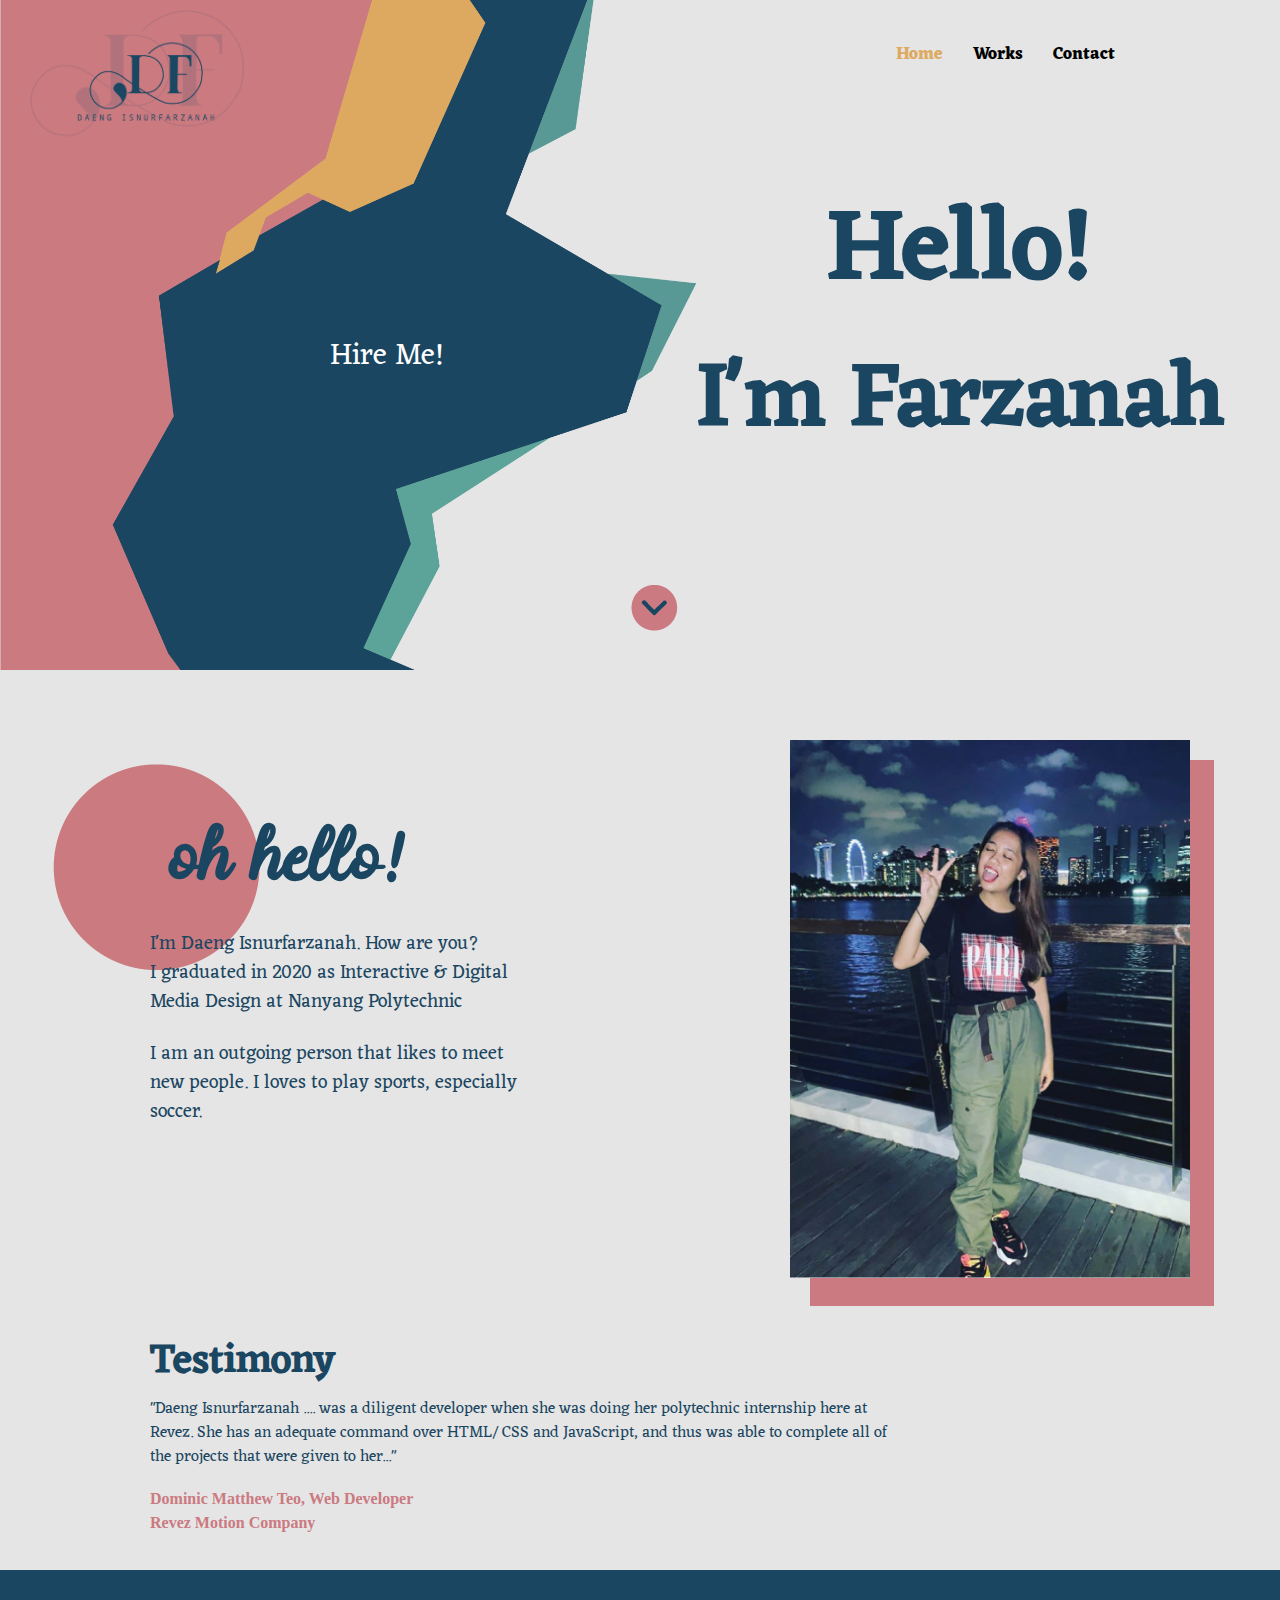
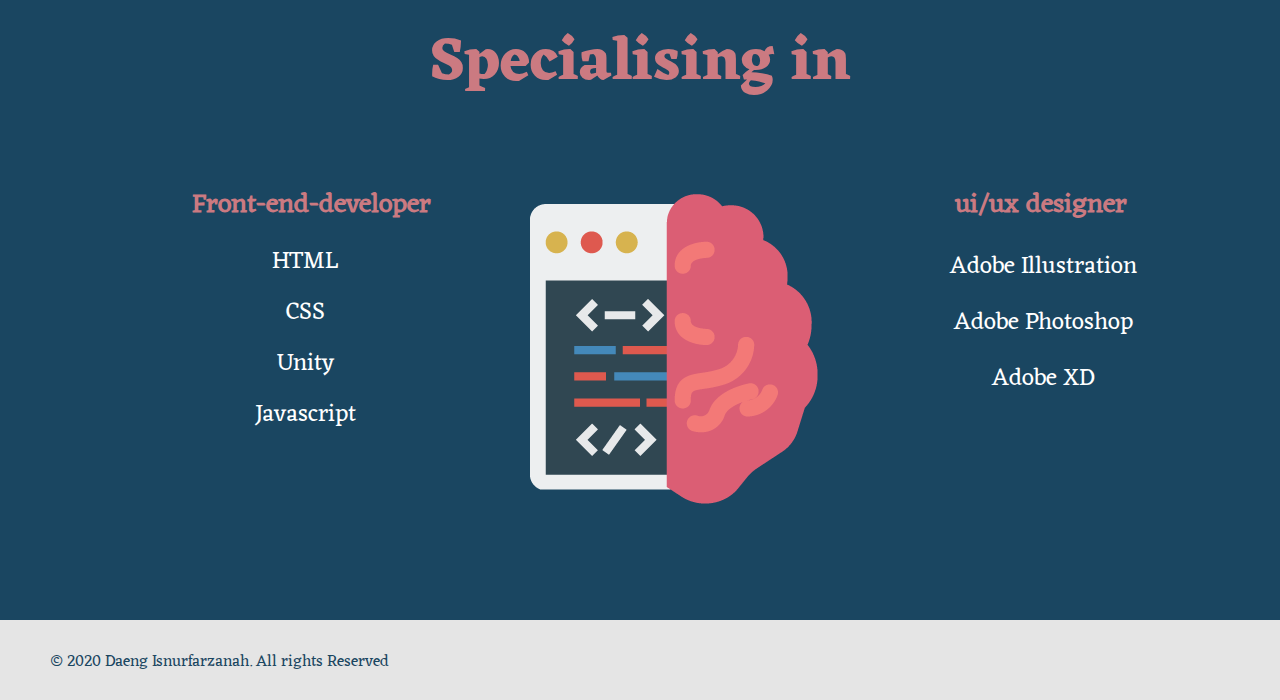
<file: Portfolio/index.html>
<html>

    <head>
        <meta charset="utf-8">
        
        <meta name="viewport" content="width=device-width, initial-scale=1, shrink-to-fit=no">
        
        <link rel="stylesheet" href="css/style.css" media="screen"/>
    </head>
    
    <body>

        <div class="maincontainer">
        
            <div class="container_home">
            
                <img class="logo" src="img/logo.png" width="215px" height="132px"/>


            <nav class="nav">
                    <ul>
                        <li><a href="#"><span class="span">Home</span></a></li>
                        <li><a href="work.html">Works</a></li>
                        <li><a href="contact.html">Contact</a></li>
                    </ul>    
            
            </nav>
                
                <div class="home_top">
                
                <div class="hire">
                    <a class="button" href="img/resume.pdf" download target="_blank">Hire Me!</a>
                
                </div>
                
                <div class="name">
                    <h1 class="headline">Hello!</h1>

                    <h2 class="myName">I'm Farzanah</h2>
                </div>
            
                
            
            </div> <!--- End of home_top --->
            
            
                <div class="top">

                    <img src="img/arrow_bottom.png"/>

                </div>
                
            </div> <!--- End of container_home2 --->
        
        
            
            <div class="container_about">
            
            <div class="aboutMe">

                <div class="leftSide">
                    <img class="circle" src="img/circle.png" width="213px" height="213px"/>
                    <h2 class="hello">oh hello!</h2>
                    
                    <p class="pTop">I'm Daeng Isnurfarzanah. How are you?<br>I graduated in 2020 as Interactive &amp; Digital<br>Media Design at Nanyang Polytechnic</p>
                    
                    <p class="pBelow">I am an outgoing person that likes to meet<br> new people. I loves to play sports, especially<br> soccer.</p>

                </div> <!-- End of leftSide div -->

                <div class="rightSide">
                    <img class="profile" src="img/profile.jpg" width="404px" height="543px"/>
                    
                    <div class="bg"></div>
                </div> <!-- End of rightSide div -->
            

        </div> <!-- End of aboutMe div -->
                
                <div class="testimonial">
                
                    <h1>Testimony</h1>
                    <p class="test">"Daeng Isnurfarzanah .... was a diligent developer when she was doing her polytechnic internship here at
                    Revez. She has an adequate command over HTML/ CSS and JavaScript, and thus was able to complete all
                    of the projects that were given to her..."</p>
                    <br>
                    <p class="intern"><b>Dominic Matthew Teo, Web Developer</b></p>
                    <p class="intern"><b>Revez Motion Company</b></p>
                    
                    <p></p>
                
                </div>
            
            
        </div> <!--- End of container_about --->
            
            
            
            
            
            <div class="specialised">
                <h1>Specialising in</h1>
                
                <div class="context">
                    
                    <div class="code">
                        <h2>Front-end-developer</h2>
                        
                        <p>HTML</p>
                        <p>CSS</p>
                        <p>Unity</p>
                        <p>Javascript</p>
                    </div>
                    
                    
                    <div class="special">
                        <img src="img/specialised.png"/>
                    </div>
                    
                    <div class="design">
                        <h2 class="design">ui/ux designer</h2>
                        
                        <p>Adobe Illustration</p>
                        <p>Adobe Photoshop</p>
                        <p>Adobe XD</p>
                    </div>
                    

                
                    
                    
                </div> <!-- End of context div -->
                
                
            </div> <!-- End of specialised div -->
            
            
            
            
            
            <div class="footer">
            
                <p>&copy; 2020 Daeng Isnurfarzanah. All rights Reserved</p>
                
            </div>
            
            
            
            
            
            
            
        </div> <!--- End of maincontainer --->
    
    
        
        
        
        
        
        
        
        <script src="js/vendor/modernizr-3.6.0.min.js"></script>
  <script src="https://code.jquery.com/jquery-3.3.1.min.js" integrity="sha256-FgpCb/KJQlLNfOu91ta32o/NMZxltwRo8QtmkMRdAu8=" crossorigin="anonymous"></script>
  <script>window.jQuery || document.write('<script src="js/vendor/jquery-3.3.1.min.js"><\/script>')</script>
    <script src="js/vendor/TweenMax.min.js"></script>
  <script src="js/plugins.js"></script>
    <script src="https://hammerjs.github.io/dist/hammer.js"></script>
  <script src="js/main.js"></script>

  <!-- Google Analytics: change UA-XXXXX-Y to be your site's ID. -->
  <script>
    window.ga = function () { ga.q.push(arguments) }; ga.q = []; ga.l = +new Date;
    ga('create', 'UA-XXXXX-Y', 'auto'); ga('send', 'pageview')
  </script>
  <script src="https://www.google-analytics.com/analytics.js" async defer></script>
        
    
    </body>


</html>
</file>
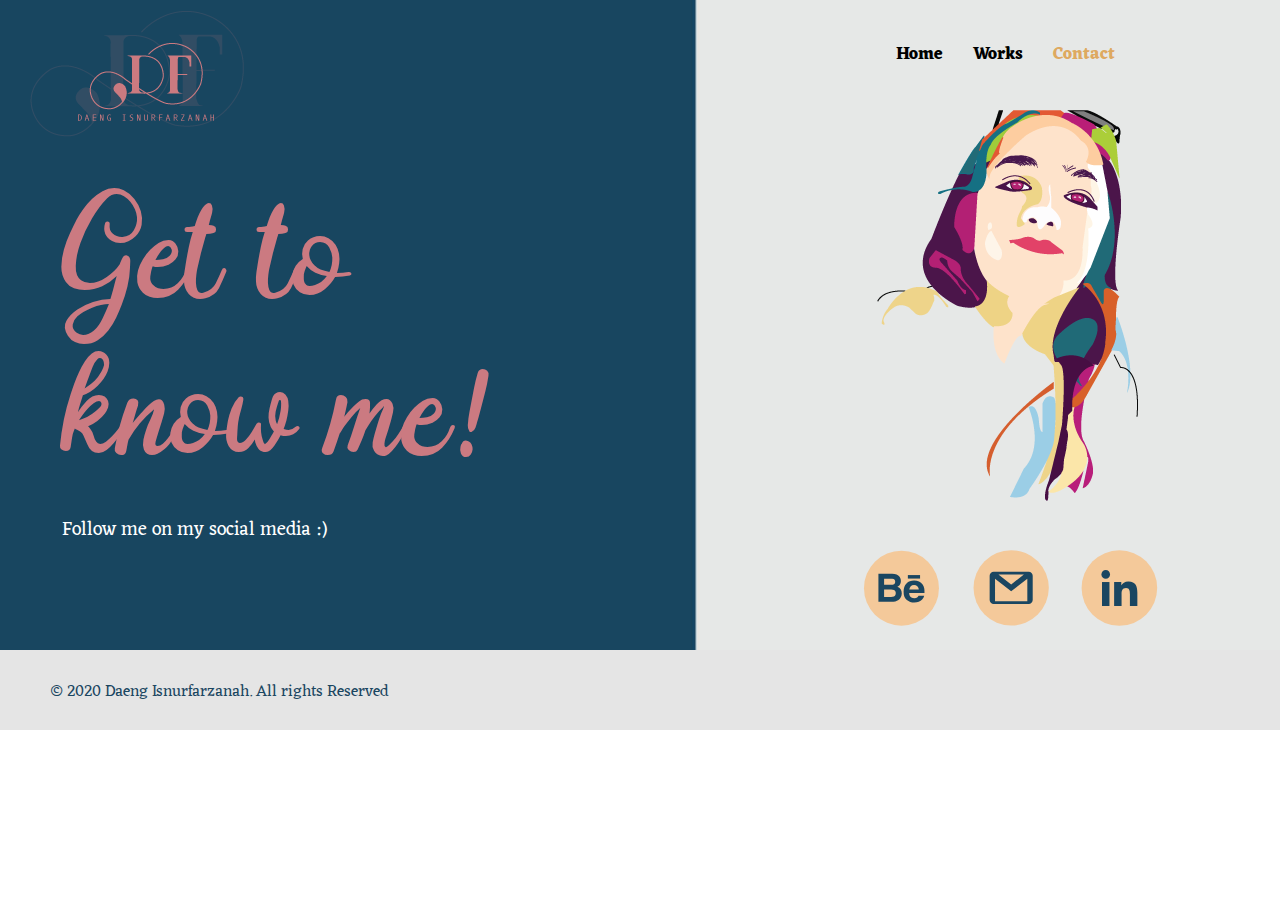
<file: Portfolio/contact.html>
<html>

    <head>
        <meta charset="utf-8">
        
        <meta name="viewport" content="width=device-width, initial-scale=1, shrink-to-fit=no">
        
        <link rel="stylesheet" href="css/style.css" media="screen"/>
    </head>
    
    <body>
        
        <div class="maincontainer">
            
            
            <img class="logo" src="img/logo_pink.png" width="215px" height="132px"/>
            
            <div class="container_contact">
            
                <nav class="nav">
                    <ul>
                        <li><a href="index.html">Home</a></li>
                        <li><a href="work.html">Works</a></li>
                        <li><a href="#"><span class="span">Contact</span></a></li>
                    </ul>    
            
                </nav>
                
                <div class="contact">
                
                <div class="know_me">
                
                    <h1>Get to <br> know me!</h1>
                    <p>Follow me on my social media :)</p>
                
                </div>
                
                <div class="face_social">
                
                    <div class="face">
                
                    <img src="img/face.png"/>
                
                </div>
                
                
                
                <div class="social">
                    <div class="behance">
                        
                        <a href="https://www.behance.net/farzanah7/projects" target="_blank">
                            
                        <?xml version="1.0" encoding="utf-8"?>
<!-- Generator: Adobe Illustrator 23.1.1, SVG Export Plug-In . SVG Version: 6.00 Build 0)  -->
<svg version="1.1" id="Layer_1" xmlns="http://www.w3.org/2000/svg" xmlns:xlink="http://www.w3.org/1999/xlink" x="0px" y="0px"
	 viewBox="0 0 154.64 151.45" style="enable-background:new 0 0 154.64 151.45;" xml:space="preserve">
<style type="text/css">
	.st0{fill:#F4C99A;}
	.st1{fill:#1B4762;}
    
    .st0:hover {
        fill: #DEA960;
    }
</style>
<circle class="st0" cx="76.29" cy="75.71" r="72.49"/>
<g>
	<g>
		<g>
			<path class="st1" d="M68.39,73.03c1.85-0.93,3.25-1.97,4.2-3.08c1.7-2.02,2.54-4.69,2.54-8c0-3.22-0.84-5.98-2.52-8.29
				c-2.81-3.76-7.56-5.69-14.27-5.79H31.74v54.31h24.81c2.8,0,5.38-0.24,7.78-0.73c2.39-0.5,4.47-1.4,6.22-2.73
				c1.56-1.15,2.86-2.58,3.9-4.27c1.64-2.55,2.46-5.44,2.46-8.66c0-3.12-0.72-5.77-2.14-7.96C73.32,75.64,71.2,74.05,68.39,73.03z
				 M42.72,57.3H54.7c2.63,0,4.81,0.28,6.51,0.85c1.97,0.82,2.96,2.48,2.96,5.02c0,2.28-0.75,3.87-2.24,4.77
				c-1.5,0.9-3.44,1.35-5.82,1.35H42.72V57.3z M61.67,91.79c-1.33,0.64-3.19,0.96-5.58,0.96H42.72V78.27h13.55
				c2.36,0.02,4.2,0.33,5.51,0.91c2.34,1.06,3.5,3,3.5,5.83C65.29,88.35,64.08,90.6,61.67,91.79z"/>
			<rect x="88.67" y="50.4" class="st1" width="23.59" height="6.76"/>
			<path class="st1" d="M120.46,77.08c-0.49-3.15-1.57-5.91-3.25-8.3c-1.84-2.71-4.18-4.69-7.03-5.94
				c-2.83-1.26-6.03-1.89-9.58-1.88c-5.96,0-10.81,1.87-14.56,5.57c-3.74,3.71-5.61,9.05-5.61,16.01c0,7.42,2.07,12.79,6.22,16.08
				c4.14,3.3,8.92,4.94,14.34,4.94c6.57,0,11.67-1.95,15.32-5.85c2.33-2.46,3.65-4.88,3.94-7.26h-10.87
				c-0.63,1.17-1.36,2.09-2.19,2.76c-1.51,1.23-3.49,1.84-5.9,1.84c-2.3,0-4.25-0.51-5.87-1.51c-2.68-1.61-4.09-4.44-4.27-8.47
				h29.66C120.86,81.58,120.75,78.91,120.46,77.08z M91.42,78.12c0.39-2.61,1.34-4.68,2.84-6.21c1.5-1.53,3.63-2.29,6.35-2.3
				c2.51,0,4.61,0.72,6.32,2.16c1.69,1.45,2.64,3.56,2.83,6.35H91.42z"/>
		</g>
	</g>
</g>
</svg>
                            </a>

                        </div> <!-- End of behance div -->
                    
                    
                    <div class="email">
                        
                        <a href="mailto:daengfarzanah@gmail.com">
                        
                            <?xml version="1.0" encoding="utf-8"?>
<!-- Generator: Adobe Illustrator 23.1.1, SVG Export Plug-In . SVG Version: 6.00 Build 0)  -->
<svg version="1.1" id="Layer_1" xmlns="http://www.w3.org/2000/svg" xmlns:xlink="http://www.w3.org/1999/xlink" x="0px" y="0px"
	 viewBox="0 0 154.64 151.45" style="enable-background:new 0 0 154.64 151.45;" xml:space="preserve">
<style type="text/css">
	.st0{fill:#F4C99A;}
	.st1{fill:#1A4661;}
    
    .st0:hover {
        fill: #DEA960;
    }
</style>
<circle class="st0" cx="77.68" cy="75.14" r="72.79"/>
<g>
	<g>
		<path class="st1" d="M111.5,43.93h-2.6H46.46h-2.6c-4.31,0-7.8,3.5-7.8,7.8v2.6v41.62v2.6c0,4.31,3.5,7.8,7.8,7.8h2.6h62.44h2.6
			c4.31,0,7.8-3.5,7.8-7.8v-2.6V54.33v-2.6C119.3,47.42,115.81,43.93,111.5,43.93z M102.31,49.13L77.68,68.58L53.05,49.13H102.31z
			 M108.9,101.16H46.46V57.69l31.22,24.01l31.22-24.02V101.16z"/>
	</g>
</g>
</svg>

                        
                        </a>
                    
                    </div> <!-- End of email div -->
                    
                    
                    <div class="linkedin">
                    
                        <a href="https://www.linkedin.com/in/daengfarzanah/" target="_blank">
                        
                            <?xml version="1.0" encoding="utf-8"?>
<!-- Generator: Adobe Illustrator 23.1.1, SVG Export Plug-In . SVG Version: 6.00 Build 0)  -->
<svg version="1.1" id="Layer_1" xmlns="http://www.w3.org/2000/svg" xmlns:xlink="http://www.w3.org/1999/xlink" x="0px" y="0px"
	 viewBox="0 0 154.64 151.45" style="enable-background:new 0 0 154.64 151.45;" xml:space="preserve">
<style type="text/css">
	.st0{fill:#F4C99A;}
	.st1{fill:#1A4661;}
    
    .st0:hover {
        fill: #DEA960;
    }
</style>
<circle class="st0" cx="78.08" cy="75.49" r="73.08"/>
<g>
	<path class="st1" d="M112.8,110.23L112.8,110.23l0.02,0V84.75c0-12.46-2.68-22.06-17.25-22.06c-7,0-11.71,3.84-13.62,7.49h-0.2
		v-6.32H67.92v46.38H82.3V87.26c0-6.05,1.15-11.89,8.63-11.89c7.38,0,7.49,6.9,7.49,12.28v22.58H112.8z"/>
	<path class="st1" d="M44.49,63.85h14.4v46.38h-14.4V63.85z"/>
	<path class="st1" d="M51.69,40.76c-4.61,0-8.34,3.74-8.34,8.34s3.74,8.42,8.34,8.42s8.34-3.81,8.34-8.42
		C60.03,44.49,56.29,40.76,51.69,40.76z"/>
</g>
</svg>

                        
                        </a>
                    
                    </div> <!-- End of linkedin div -->
                    
                
                </div> <!-- End of social div -->
                    </div> <!-- End of face_social div -->
                
                </div> <!-- End of contact div -->
                
                
                
            
            </div> <!-- End of container_contact div -->
            
            
            <div class="footer">
            
                <p>&copy; 2020 Daeng Isnurfarzanah. All rights Reserved</p>
                
            </div>
            
        
        </div> <!-- End of maincontainer div -->
    
        
        
        
        
        <script src="js/vendor/modernizr-3.6.0.min.js"></script>
      <script src="https://code.jquery.com/jquery-3.3.1.min.js" integrity="sha256-FgpCb/KJQlLNfOu91ta32o/NMZxltwRo8QtmkMRdAu8=" crossorigin="anonymous"></script>
      <script>window.jQuery || document.write('<script src="js/vendor/jquery-3.3.1.min.js"><\/script>')</script>
        <script src="js/vendor/TweenMax.min.js"></script>
      <script src="js/plugins.js"></script>
        <script src="https://hammerjs.github.io/dist/hammer.js"></script>
      <script src="js/main.js"></script>

      <!-- Google Analytics: change UA-XXXXX-Y to be your site's ID. -->
      <script>
        window.ga = function () { ga.q.push(arguments) }; ga.q = []; ga.l = +new Date;
        ga('create', 'UA-XXXXX-Y', 'auto'); ga('send', 'pageview')
      </script>
      <script src="https://www.google-analytics.com/analytics.js" async defer></script>
    
    </body>

</html>
</file>
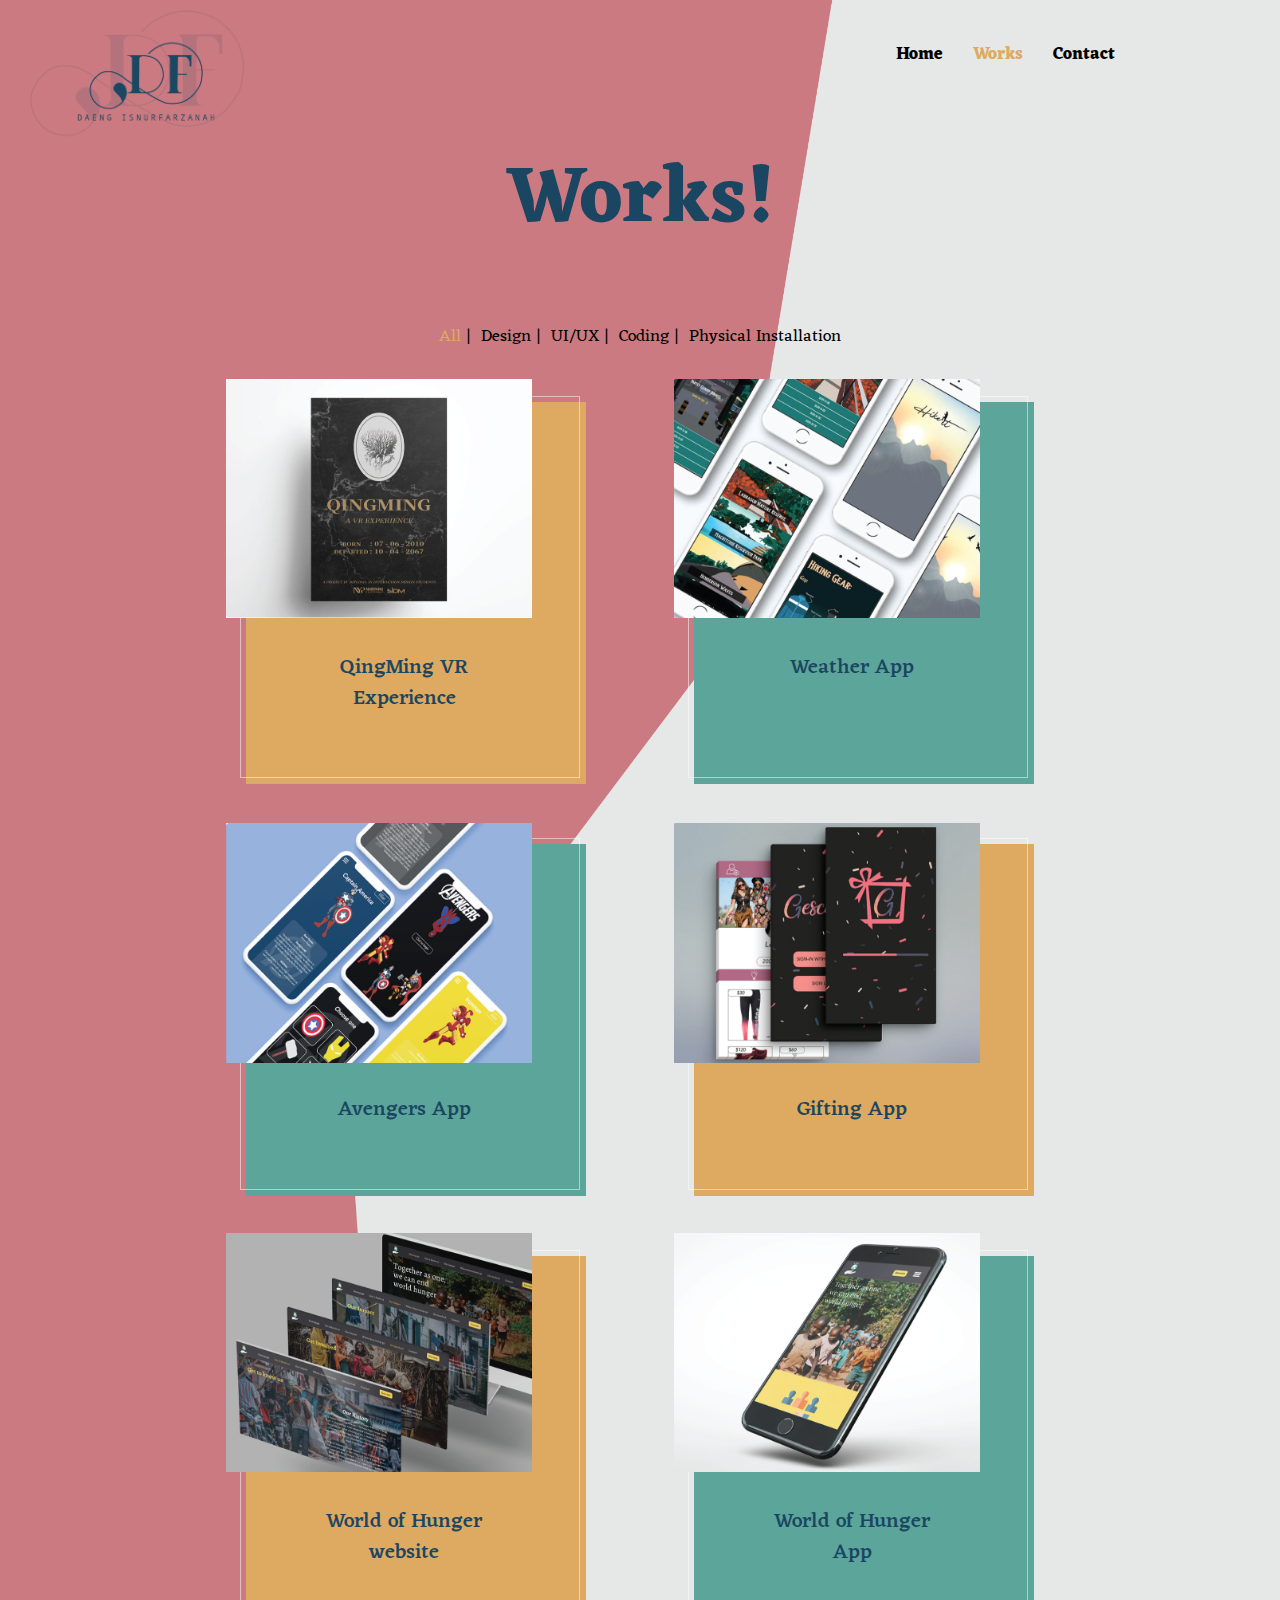
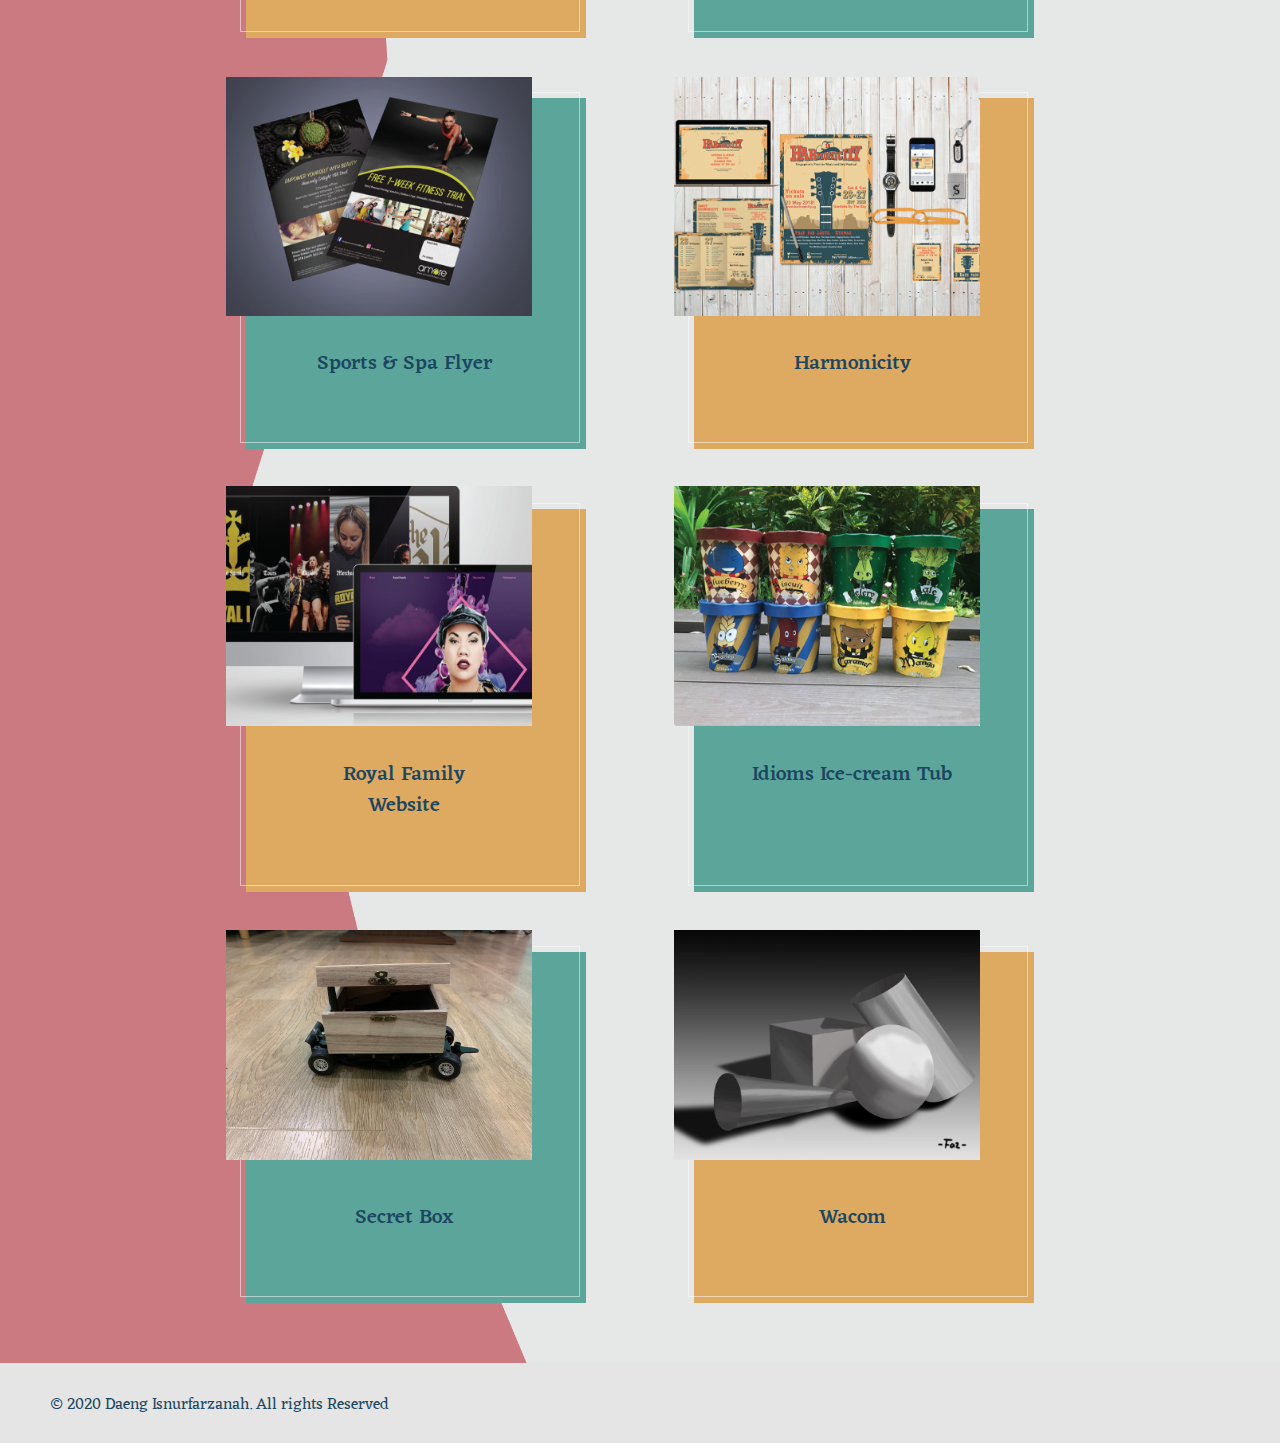
<file: Portfolio/work.html>
<html>
    
    <head>
        <meta charset="utf-8">
        
        <meta name="viewport" content="width=device-width, initial-scale=1, shrink-to-fit=no">
        
        <link rel="stylesheet" href="css/style.css" media="screen"/>
    </head>
    
    <body>
            
            <div class="work work1">
                
                <div class="work_top">
                    <div class="vr">
                        <img src="img/vr_house.png"/> 
                    </div>
                    
                    <div class="exit">
                        <img class="vr_close" src="img/close.png"/>
                    </div>
                    
                </div>
                        
                <h1>QingMing VR Experience</h1>
                
                <div class="work1_title">About this project:</div>
                
                <p>Qingming is a festival in which Chinese pay homage to their deceased loved ones, it is sometimes also called Tomb Sweeping Day and this celebration is held annually. </p>
                <br>
                <p>This VR experience was created to educate young adults about the traditions and procedures of Qingming and also allowing young adults from other races and cultures to experience how Qingming is like. </p>
                <br>
                <p>User can expect to experience the future of Qingming where we can send digital memories to the deceased as an offering.</p>
                
                <div class="work1_title">My contribute for this project:</div>
                
                <p>I am the coder of this group. The software that i use to make all the scenes is unity. </p>
                
                <div class="work1_title">Team members:</div>
                
                <p>Irene (ui/ux and design)</p>
                <p>Adawiyyah (design)</p>
                <p>Chu ning (ui/ux)</p>
                
                
                <div class="images">
                
                    <div class="image1">
                        <img src="img/qm1.jpg"/>
                    </div>
                    
                    <div class="image2">
                        <img src="img/qm2.jpg"/>
                    </div>
                    
                </div>
                
                <div class="live">
                    <a class="views" href="https://www.youtube.com/watch?v=DFOMEZORqEI&feature=emb_title" target="_blank">Youtube Link!</a>
                
                </div>
                
                
                
                
                
            </div> <!--- End of work --->  
        
            <div class="work work2">
                
                <div class="work_top">
                    <div class="vr">
                        <img src="img/work2.jpg"/> 
                    </div>
                    
                    <div class="exit">
                        <img class="vr_close" src="img/close.png"/>
                    </div>
                    
                </div>
            
                <h1>Weather App</h1>
                
                <div class="work1_title">About this project:</div>
                
                <p>This app is for hiking enthusiast which allow them to check the weather before hand. Not only they can check the current weather but also 4 days after. They can plan which attire is suitable for different weather.</p>
                <br>
                <p>I use ajax method to detect the weather temperature for the places that i did. The software i use it Brackets or Adobe Dreamweaver.</p>
                
                
                <div class="images">
                
                    <div class="image1">
                        <img src="img/weather1.jpg"/>
                    </div>
                    
                    <div class="image2">
                        <img src="img/weather2.jpg"/>
                    </div>
                    
                </div>
                
                <div class="live">
                    <a class="view" href="http://daengfarzanah.com/hikingApp/" target="_blank">View live!</a>
                
                </div>
                
        
            </div>
        
            <div class="work work3">
                
                <div class="work_top">
                    <div class="vr">
                        <img src="img/work3.png"/> 
                    </div>
                    
                    <div class="exit">
                        <img class="vr_close" src="img/close.png"/>
                    </div>
                    
                </div>
                
                <h1>Avengers App</h1>
                
                <div class="work1_title">About this project:</div>
                
                
                <p>So for this assignment, we had to basically make a small interactive app using our Javascript coding skills. The topic was open so I chose avengers. </p>
                <br>
                <p>In this app it will tell you a little bit information of the character and villains in this movie. To make my app interactive, i animate certains things to interact more with the user. </p>
                
                <div class="images">
                
                    <div class="image1">
                        <img src="img/avengers1.jpg"/>
                    </div>
                    
                    <div class="image2">
                        <img src="img/avengers2.jpg"/>
                    </div>
                    
                </div>
                
                <div class="live">
                    <a class="view" href="http://daengfarzanah.com/avengers/" target="_blank">View live!</a>
                
                </div>
                
        
            </div>
        
            <div class="work work4">
                
                <div class="work_top">
                    <div class="vr">
                        <img src="img/work4.png"/> 
                    </div>
                    
                    <div class="exit">
                        <img class="vr_close" src="img/close.png"/>
                    </div>
                    
                </div>
        
                <h1>Gifting App</h1>
                
                <div class="work1_title">About this project:</div>
                
                <p>Geschenk is an app to help people who has trouble finding a perfect gifts for their friends or family.</p>
                <br>
                <p>In this app, it also allowed us to know what their loves ones want for occasions. eg. Birthday, Christmas, Anniversary and etc. </p>
                <br>
                <p>Geschenk means gift in german.</p>
                
                
                <div class="images">
                
                    <div class="image1">
                        <img src="img/gift1.jpg"/>
                    </div>
                    
                    <div class="image2">
                        <img src="img/gift2.jpg"/>
                    </div>
                    
                </div>
                

        
            </div>
        
            <div class="work work5">
                
                <div class="work_top">
                    <div class="vr">
                        <img src="img/work5.png"/> 
                    </div>
                    
                    <div class="exit">
                        <img class="vr_close" src="img/close.png"/>
                    </div>
                    
                </div>
          
                <h1>World of Hunger Website</h1>
                <p>For this module we were given a fictional (NPO), non-profit organisation brief, which we had to to design the User Interface. They were call Care For Hunger. </p>
                <br>
                <p>This project is to create awareness about world hunger. This is the website version. </p>
                
                <div class="images">
                
                    <div class="image1">
                        <img src="img/website1.jpg"/>
                    </div>
                    
                    <div class="image2">
                        <img src="img/website2.jpg"/>
                    </div>
                    
                </div>
                
        
            </div>
        
            <div class="work work6">
                
                <div class="work_top">
                    <div class="vr">
                        <img src="img/work6.png"/> 
                    </div>
                    
                    <div class="exit">
                        <img class="vr_close" src="img/close.png"/>
                    </div>
                    
                </div>
                
                <h1>World of Hunger App</h1>
                <p>For this module we were given a fictional (NPO), non-profit organisation brief, which we had to to design the User Interface. They were call Care For Hunger. </p>
                <br>
                <p>This project is to create awareness about world hunger. This is the mobile version. </p>
                
                
                
                <div class="images">
                
                    <div class="image1">
                        <img src="img/app1.jpg"/>
                    </div>
                    
                    <div class="image2">
                        <img src="img/app2.jpg"/>
                    </div>
                    
                </div>
                
                
        
            </div>
        
            <div class="work work7">
                
                <div class="work_top">
                    <div class="vr">
                        <img src="img/work7.png"/> 
                    </div>
                    
                    <div class="exit">
                        <img class="vr_close" src="img/close.png"/>
                    </div>
                    
                </div>
           
                <h1>Harmonicity</h1>
                
                <div class="work1_title">About this project:</div>
                
                <p>This is my music event collaterals. I decided to go for country music and feel. </p>
                
                <br>
                <p>Purpose of the project was to make all the necessary collaterals for a made up music event that my lecturer had given. Using our skills with typography, colours, design and layouts &amp; grids. It includes event poster, event pass, leaflet, facebbok banner &amp; website.</p>
              
                
                <div class="images">
                
                    <div class="image1">
                        <img src="img/harmonicity1.jpg"/>
                    </div>
                    
                    <div class="image2">
                        <img src="img/harmonicity2.jpg"/>
                    </div>
                    
                </div>
                
        
            </div>
        
            <div class="work work8">
                
                <div class="work_top">
                    <div class="vr">
                        <img src="img/work8.png"/> 
                    </div>
                    
                    <div class="exit">
                        <img class="vr_close" src="img/close.png"/>
                    </div>
                    
                </div>
                
                <h1>Sport &amp; Spa Flyer</h1>
                <p>This is the flyer that i did for my internship at Amore Fitness Company as a creative design. This is one of my proudest work because they printed out 500 pieces and distributed to the public. </p>
                <br>
                <p>Amore Fitness company is exclusive for ladies only. In my internship, i did some poster, banner, flyer and etc for the company. All the poster that i did, is mostly for promotions or special deal.</p>
                
               
                <div class="images">
                
                    <div class="image1">
                        <img src="img/poster1.jpg"/>
                    </div>
                    
                    <div class="image2">
                        <img src="img/poster2.jpg"/>
                    </div>
                    
                </div>
                
        
            </div>
        
            <div class="work work9">
                
                <div class="work_top">
                    <div class="vr">
                        <img src="img/work9.png"/> 
                    </div>
                    
                    <div class="exit">
                        <img class="vr_close" src="img/close.png"/>
                    </div>
                    
                </div>
            
                <h1>Royal Family Website</h1>
                
                <p>I chose to do Royal family dance group is because i admire their dances. I designed the mockup of the website with their color scheme which is pink and black. Not only the prototype, but i had code it out according to my brief and made it into a live site.</p>
                <br>
                <p>To code out the website i used brackets which is similar to Adobe Dreamweaver</p>
              
                
                <div class="images">
                
                    <div class="image1">
                        <img src="img/royal1.jpg"/>
                    </div>
                    
                    <div class="image2">
                        <img src="img/royal2.jpg"/>
                    </div>
                    
                </div>
                
                <div class="live">
                    <a class="view" href="http://daengfarzanah.com/danceGroup/" target="_blank">View live!</a>
                
                </div>
                
        
            </div>
        
            <div class="work work10">
                
                <div class="work_top">
                    <div class="vr">
                        <img src="img/work10.png"/> 
                    </div>
                    
                    <div class="exit">
                        <img class="vr_close" src="img/close.png"/>
                    </div>
                    
                </div>
        
                <h1>Idioms Ice-cream Tub</h1>
                <p>Designing ice cream tubs based on Harry Potter House Colours. Since my teams have 4 people, it will be perfect if each one of us take 1 house. Goal to make weird ice flavours sellable.</p>
                
                <div class="work1_title">My contribute for this project:</div>
                
                <p>I did the Ravenclaw house, which is blue color. I design the background for the tubs and also the name of the flavours. I also paste my work on the ice-cream tubs itself.</p>
                
                <div class="work1_title">Team members:</div>
                
                <p>Cheryl (Slytherin, green color)</p>
                <p>Esther (Hufflepuff, yellow color)</p>
                <p>Yong Quan (Gryffindor, red color)</p>
        
                
            
                <div class="images">
                
                    <div class="image1">
                        <img src="img/idioms1.jpg"/>
                    </div>
                    
                    <div class="image2">
                        <img src="img/idioms2.jpg"/>
                    </div>
                    
                </div>
                
                
            </div>
        
        <div class="work work11">
                
                <div class="work_top">
                    <div class="vr">
                        <img src="img/Open%20box.JPG"/> 
                    </div>
                    
                    <div class="exit">
                        <img class="vr_close" src="img/close.png"/>
                    </div>
                    
                </div>
        
                <h1>Secret Box</h1>
                <p>Everyone has something that they want to hide or not let people touch it. So I
                created a secret box where only you can open it with a secret knock. By this,
                you can put whatever you want inside the box like; money, love letter and etc.
                And no one will be able to open it unless they know the secret knock.</p>
            
                <div class="work1_title">How does it works:</div>
            
                <p>To open it, you need to knock on the box with
                the correct secret knock. If you knock the wrong code, the box will move/ run
                away from you but if you knock the correct code, it will open up the box.</p>
    
                <div class="images">
                
                    <div class="image1">
                        <img src="img/secret1.jpg"/>
                    </div>
                    
                    <div class="image2">
                        <img src="img/secret2.jpg"/>
                    </div>
                    
                </div>
            
                <div class="live">
                    <a class="views" href="https://www.youtube.com/watch?v=wETMXQ9qCDQ" target="_blank">Youtube Link!</a>
                
                </div>
                
                
            </div>
        
        
            
            <div class="work work12">
                
                <div class="work_top">
                    <div class="vr">
                        <img src="img/wacom.jpg"/> 
                    </div>
                    
                    <div class="exit">
                        <img class="vr_close" src="img/close.png"/>
                    </div>
                    
                </div>
        
                <h1>Wacom</h1>
                <p>This is my first time using wacom when the brief was given to me. We have to follow exactly the same, with the picture that was given to me, including the different shades and also shadows.</p>
                <br>
                <p>At first it was a bit difficult to control the wacom, but after doing it for a few times i manage to get hold of it. </p>
            
    
                <div class="images">
                
                    <div class="image1">
                        <img src="img/wacom1.jpg"/>
                    </div>
                    
                    <div class="image2">
                        <img src="img/wacom2.jpg"/>
                    </div>
                    
                </div>
            
                
                
                
            </div>
            
        <div class="maincontainer container_work">
            
            <img class="logo" src="img/logo.png" width="215px" height="132px"/>
            
            <div class="work_ani">
<!--            <div class="container_work">-->
        
            <nav class="nav">
                    <ul>
                        <li><a href="index.html">Home</a></li>
                        <li><a href="#"><span class="span">Works</span></a></li>
                        <li><a href="contact.html">Contact</a></li>
                    </ul>    
            
            </nav>
                    <h2 class="title">Works!</h2>
                
                <nav class="work_nav">
                
                    <ul>
                        <li><a href="#"><span class="span">All</span> |</a></li>
                        <li><a href="work_design.html">Design |</a></li>
                        <li><a href="work_ui.html">UI/UX |</a></li>
                        <li><a href="work_coding.html">Coding |</a></li>
                        <li><a href="work_physical.html">Physical Installation</a></li>
                    </ul>
                
                </nav>
      
        <div class="card-column">

               <div class="card card-color-0">
              <div class="border"></div>
              <img src="img/work1.jpg"/>
              <p>QingMing VR <br> Experience</p>

            </div>
            <div class="card card-color-1">
              <div class="border"></div>
              <img src="img/work2.jpg" />
              <p>Weather App</p>
            </div>         

        </div>
       
                </div> <!--- End of work_ani --->  
        
                
        <div class="card-column">

               <div class="card card-color-2 work_card">
              <div class="border"></div>
              <img src="img/work3.png"/>
              <p>Avengers App</p>

            </div>
            <div class="card card-color-3 work_card2">
              <div class="border"></div>
              <img src="img/work4.png"/>
              <p>Gifting App</p>
            </div>         

        </div>
                
        <div class="card-column">

               <div class="card card-color-4">
              <div class="border"></div>
              <img src="img/work5.png"/>
              <p>World of Hunger<br> website</p>

            </div>
            <div class="card card-color-5">
              <div class="border"></div>
              <img src="img/work6.png" />
              <p>World of Hunger <br> App</p>
            </div>         

        </div>
                
        <div class="card-column">

            <div class="card card-color-7 work_card">
              <div class="border"></div>
              <img src="img/work8.png" />
              <p>Sports &amp; Spa Flyer</p>
            </div>
            
            
               <div class="card card-color-6 work_card2">
              <div class="border"></div>
              <img src="img/work7.png"/>
              <p>Harmonicity</p>

            </div>         

        </div>
                
        <div class="card-column">

               <div class="card card-color-8">
              <div class="border"></div>
              <img src="img/work9.png"/>
              <p>Royal Family <br> Website</p>

            </div>
          
            <div class="card card-color-9">
              <div class="border"></div>
              <img src="img/work10.png" />
              <p>Idioms Ice-cream Tub</p>
            </div>         

        </div>
            
            <div class="card-column">

               <div class="card card-color-11 work_card">
              <div class="border"></div>
              <img src="img/Open%20box.JPG"/>
              <p>Secret Box</p>

            </div>
          
            <div class="card card-color-10 work_card2">
              <div class="border"></div>
              <img src="img/wacom.jpg" />
              <p>Wacom</p>
            </div>         

        </div>

            
<!--
            <div class="top">
            
                <img src="img/top.png"/>
                
            </div>
-->

        
<!--            </div> - End of container_work --->
            
            
            
            <div class="footer">
            
                <p>&copy; 2020 Daeng Isnurfarzanah. All rights Reserved</p>
                
            </div>
        
        </div> <!--- End of maincontainer --->
        
        
        
        
        
        <script src="js/vendor/modernizr-3.6.0.min.js"></script>
  <script src="https://code.jquery.com/jquery-3.3.1.min.js" integrity="sha256-FgpCb/KJQlLNfOu91ta32o/NMZxltwRo8QtmkMRdAu8=" crossorigin="anonymous"></script>
  <script>window.jQuery || document.write('<script src="js/vendor/jquery-3.3.1.min.js"><\/script>')</script>
    <script src="js/vendor/TweenMax.min.js"></script>
  <script src="js/plugins.js"></script>
    <script src="https://hammerjs.github.io/dist/hammer.js"></script>
  <script src="js/main.js"></script>

  <!-- Google Analytics: change UA-XXXXX-Y to be your site's ID. -->
  <script>
    window.ga = function () { ga.q.push(arguments) }; ga.q = []; ga.l = +new Date;
    ga('create', 'UA-XXXXX-Y', 'auto'); ga('send', 'pageview')
  </script>
  <script src="https://www.google-analytics.com/analytics.js" async defer></script>
    
    </body>

<html>
</file>
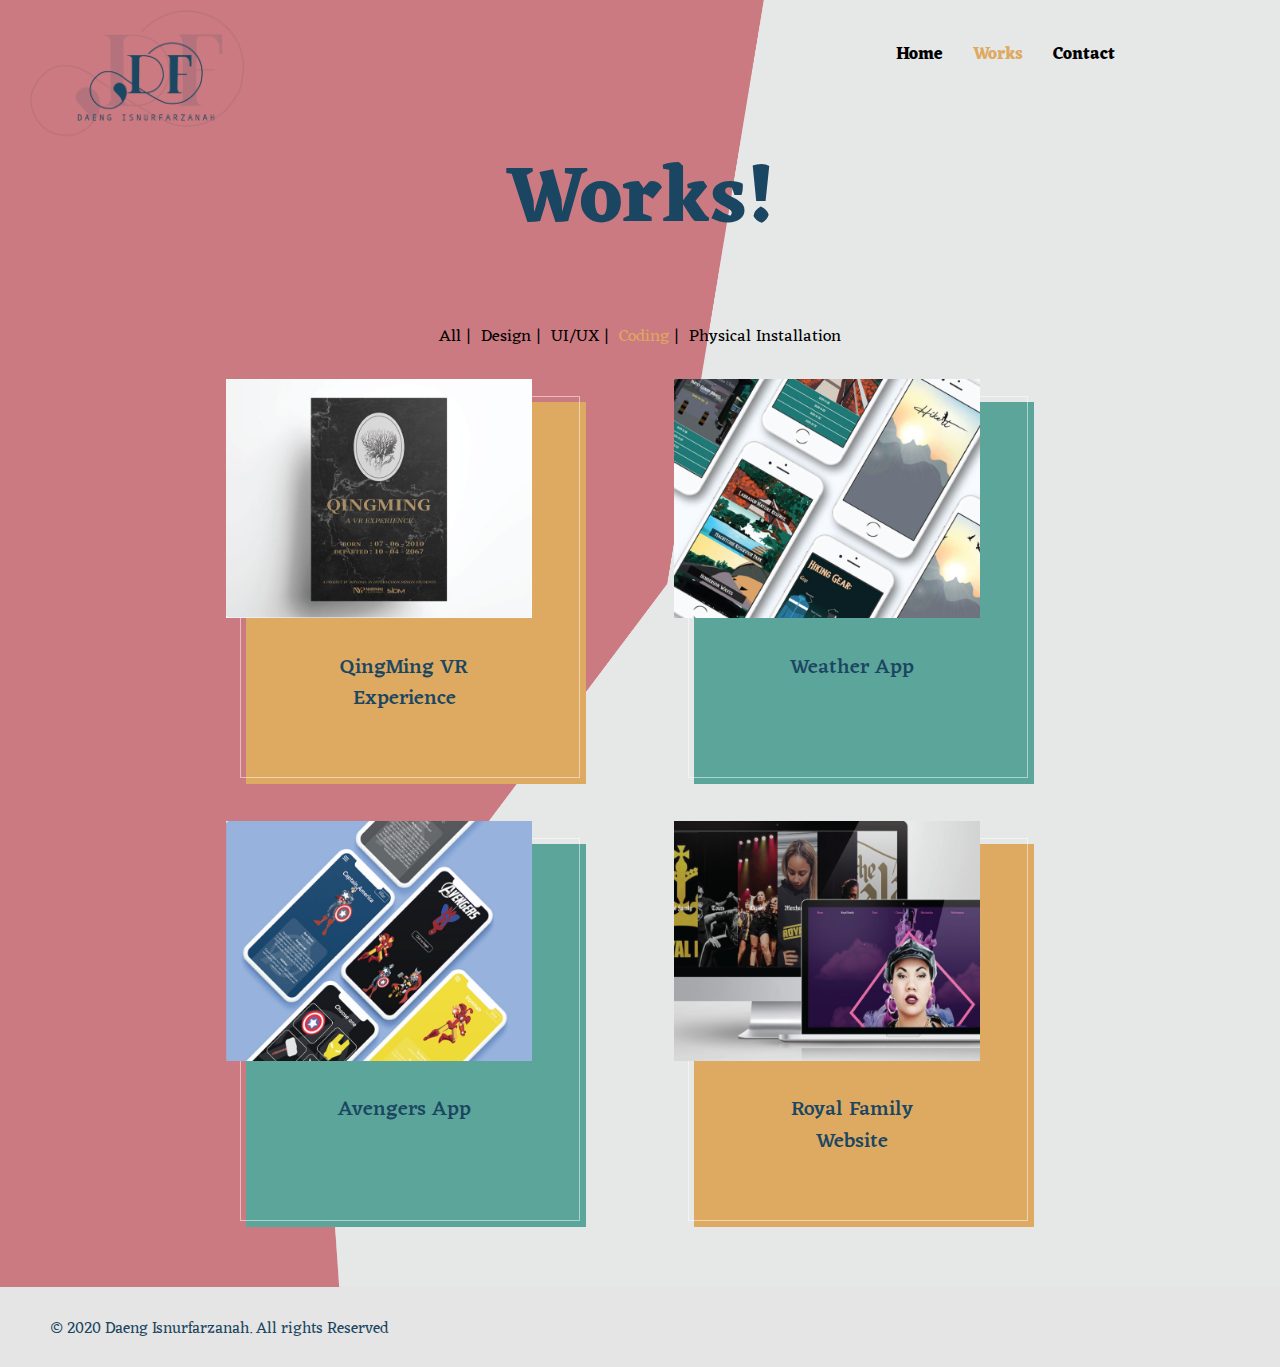
<file: Portfolio/work_coding.html>
<html>
    
    <head>
        <meta charset="utf-8">
        
        <meta name="viewport" content="width=device-width, initial-scale=1, shrink-to-fit=no">
        
        <link rel="stylesheet" href="css/style.css" media="screen"/>
    </head>
    
    <body>
            
            <div class="work work1">
                
                <div class="work_top">
                    <div class="vr">
                        <img src="img/vr_house.png"/> 
                    </div>
                    
                    <div class="exit">
                        <img class="vr_close" src="img/close.png"/>
                    </div>
                    
                </div>
                        
                <h1>QingMing VR Experience</h1>
                
                <div class="work1_title">About this project:</div>
                
                <p>Qingming is a festival in which Chinese pay homage to their deceased loved ones, it is sometimes also called Tomb Sweeping Day and this celebration is held annually. </p>
                <br>
                <p>This VR experience was created to educate young adults about the traditions and procedures of Qingming and also allowing young adults from other races and cultures to experience how Qingming is like. </p>
                <br>
                <p>User can expect to experience the future of Qingming where we can send digital memories to the deceased as an offering.</p>
                
                <div class="work1_title">My contribute for this project:</div>
                
                <p>I am the coder of this group. The software that i use to make all the scenes is unity. </p>
                
                <div class="work1_title">Team members:</div>
                
                <p>Irene (ui/ux and design)</p>
                <p>Adawiyyah (design)</p>
                <p>Chu ning (ui/ux)</p>
                
                
                <div class="images">
                
                    <div class="image1">
                        <img src="img/qm1.jpg"/>
                    </div>
                    
                    <div class="image2">
                        <img src="img/qm2.jpg"/>
                    </div>
                    
                </div>
                
                <div class="live">
                    <a class="views" href="https://www.youtube.com/watch?v=DFOMEZORqEI&feature=emb_title" target="_blank">Youtube Link!</a>
                
                </div>
                
                
                
            </div> <!--- End of work --->  
        
            <div class="work work2">
                
                <div class="work_top">
                    <div class="vr">
                        <img src="img/work2.jpg"/> 
                    </div>
                    
                    <div class="exit">
                        <img class="vr_close" src="img/close.png"/>
                    </div>
                    
                </div>
            
                <h1>Weather App</h1>
                
                <div class="work1_title">About this project:</div>
                
                <p>This app is for hiking enthusiast which allow them to check the weather before hand. Not only they can check the current weather but also 4 days after. They can plan which attire is suitable for different weather.</p>
                <br>
                <p>I use ajax method to detect the weather temperature for the places that i did. The software i use it Brackets or Adobe Dreamweaver.</p>
                
                
                <div class="images">
                
                    <div class="image1">
                        <img src="img/weather1.jpg"/>
                    </div>
                    
                    <div class="image2">
                        <img src="img/weather2.jpg"/>
                    </div>
                    
                </div>
                
                <div class="live">
                    <a class="view" href="http://daengfarzanah.com/hikingApp/" target="_blank">View live!</a>
                
                </div>
                
        
            </div>
        
            <div class="work work3">
                
                <div class="work_top">
                    <div class="vr">
                        <img src="img/work3.png"/> 
                    </div>
                    
                    <div class="exit">
                        <img class="vr_close" src="img/close.png"/>
                    </div>
                    
                </div>
                
                <h1>Avengers App</h1>
                
                <div class="work1_title">About this project:</div>
                
                
                <p>So for this assignment, we had to basically make a small interactive app using our Javascript coding skills. The topic was open so I chose avengers. </p>
                <br>
                <p>In this app it will tell you a little bit information of the character and villains in this movie. To make my app interactive, i animate certains things to interact more with the user. </p>
                
                <div class="images">
                
                    <div class="image1">
                        <img src="img/avengers1.jpg"/>
                    </div>
                    
                    <div class="image2">
                        <img src="img/avengers2.jpg"/>
                    </div>
                    
                </div>
                
                <div class="live">
                    <a class="view" href="http://daengfarzanah.com/avengers/" target="_blank">View live!</a>
                
                </div>
                
        
            </div>
        
            <div class="work work4">
                
                <div class="work_top">
                    <div class="vr">
                        <img src="img/work4.png"/> 
                    </div>
                    
                    <div class="exit">
                        <img class="vr_close" src="img/close.png"/>
                    </div>
                    
                </div>
        
                <h1>Gifting App</h1>
                
                <div class="work1_title">About this project:</div>
                
                <p>Geschenk is an app to help people who has trouble finding a perfect gifts for their friends or family.</p>
                <br>
                <p>In this app, it also allowed us to know what their loves ones want for occasions. eg. Birthday, Christmas, Anniversary and etc. </p>
                <br>
                <p>Geschenk means gift in german.</p>
                
                
                <div class="images">
                
                    <div class="image1">
                        <img src="img/gift1.jpg"/>
                    </div>
                    
                    <div class="image2">
                        <img src="img/gift2.jpg"/>
                    </div>
                    
                </div>
                

        
            </div>
        
            <div class="work work5">
                
                <div class="work_top">
                    <div class="vr">
                        <img src="img/work5.png"/> 
                    </div>
                    
                    <div class="exit">
                        <img class="vr_close" src="img/close.png"/>
                    </div>
                    
                </div>
          
                <h1>World of Hunger Website</h1>
                <p>For this module we were given a fictional (NPO), non-profit organisation brief, which we had to to design the User Interface. They were call Care For Hunger. </p>
                <br>
                <p>This project is to create awareness about world hunger. This is the website version. </p>
                
                <div class="images">
                
                    <div class="image1">
                        <img src="img/website1.jpg"/>
                    </div>
                    
                    <div class="image2">
                        <img src="img/website2.jpg"/>
                    </div>
                    
                </div>
                
        
            </div>
        
            <div class="work work6">
                
                <div class="work_top">
                    <div class="vr">
                        <img src="img/work6.png"/> 
                    </div>
                    
                    <div class="exit">
                        <img class="vr_close" src="img/close.png"/>
                    </div>
                    
                </div>
                
                <h1>World of Hunger App</h1>
                <p>For this module we were given a fictional (NPO), non-profit organisation brief, which we had to to design the User Interface. They were call Care For Hunger. </p>
                <br>
                <p>This project is to create awareness about world hunger. This is the mobile version. </p>
                
                
                
                <div class="images">
                
                    <div class="image1">
                        <img src="img/app1.jpg"/>
                    </div>
                    
                    <div class="image2">
                        <img src="img/app2.jpg"/>
                    </div>
                    
                </div>
                
                
        
            </div>
        
            <div class="work work7">
                
                <div class="work_top">
                    <div class="vr">
                        <img src="img/work7.png"/> 
                    </div>
                    
                    <div class="exit">
                        <img class="vr_close" src="img/close.png"/>
                    </div>
                    
                </div>
           
                <h1>Harmonicity</h1>
                
                <div class="work1_title">About this project:</div>
                
                <p>This is my music event collaterals. I decided to go for country music and feel. </p>
                
                <br>
                <p>Purpose of the project was to make all the necessary collaterals for a made up music event that my lecturer had given. Using our skills with typography, colours, design and layouts &amp; grids. It includes event poster, event pass, leaflet, facebbok banner &amp; website.</p>
              
                
                <div class="images">
                
                    <div class="image1">
                        <img src="img/harmonicity1.jpg"/>
                    </div>
                    
                    <div class="image2">
                        <img src="img/harmonicity2.jpg"/>
                    </div>
                    
                </div>
                
        
            </div>
        
            <div class="work work8">
                
                <div class="work_top">
                    <div class="vr">
                        <img src="img/work8.png"/> 
                    </div>
                    
                    <div class="exit">
                        <img class="vr_close" src="img/close.png"/>
                    </div>
                    
                </div>
                
                <h1>Sport &amp; Spa Flyer</h1>
                <p>This is the flyer that i did for my internship at Amore Fitness Company as a creative design. This is one of my proudest work because they printed out 500 pieces and distributed to the public. </p>
                <br>
                <p>Amore Fitness company is exclusive for ladies only. In my internship, i did some poster, banner, flyer and etc for the company. All the poster that i did, is mostly for promotions or special deal.</p>
                
               
                <div class="images">
                
                    <div class="image1">
                        <img src="img/poster1.jpg"/>
                    </div>
                    
                    <div class="image2">
                        <img src="img/poster2.jpg"/>
                    </div>
                    
                </div>
                
        
            </div>
        
            <div class="work work9">
                
                <div class="work_top">
                    <div class="vr">
                        <img src="img/work9.png"/> 
                    </div>
                    
                    <div class="exit">
                        <img class="vr_close" src="img/close.png"/>
                    </div>
                    
                </div>
            
                <h1>Royal Family Website</h1>
                
                <p>I chose to do Royal family dance group is because i admire their dances. I designed the mockup of the website with their color scheme which is pink and black. Not only the prototype, but i had code it out according to my brief and made it into a live site.</p>
                <br>
                <p>To code out the website i used brackets which is similar to Adobe Dreamweaver</p>
              
                
                <div class="images">
                
                    <div class="image1">
                        <img src="img/royal1.jpg"/>
                    </div>
                    
                    <div class="image2">
                        <img src="img/royal2.jpg"/>
                    </div>
                    
                </div>
                
                <div class="live">
                    <a class="view" href="http://daengfarzanah.com/danceGroup/" target="_blank">View live!</a>
                
                </div>
                
        
            </div>
        
            <div class="work work10">
                
                <div class="work_top">
                    <div class="vr">
                        <img src="img/work10.png"/> 
                    </div>
                    
                    <div class="exit">
                        <img class="vr_close" src="img/close.png"/>
                    </div>
                    
                </div>
        
                <h1>Idioms Ice-cream Tub</h1>
                <p>Designing ice cream tubs based on Harry Potter House Colours. Since my teams have 4 people, it will be perfect if each one of us take 1 house. Goal to make weird ice flavours sellable.</p>
                
                <div class="work1_title">My contribute for this project:</div>
                
                <p>I did the Ravenclaw house, which is blue color. I design the background for the tubs and also the name of the flavours. I also paste my work on the ice-cream tubs itself.</p>
                
                <div class="work1_title">Team members:</div>
                
                <p>Cheryl (Slytherin, green color)</p>
                <p>Esther (Hufflepuff, yellow color)</p>
                <p>Yong Quan (Gryffindor, red color)</p>
        
                
            
                <div class="images">
                
                    <div class="image1">
                        <img src="img/idioms1.jpg"/>
                    </div>
                    
                    <div class="image2">
                        <img src="img/idioms2.jpg"/>
                    </div>
                    
                </div>
                
                
            </div>
            
        <div class="maincontainer work_coding">
            
            <img class="logo" src="img/logo.png" width="215px" height="132px"/>
            
            
            <div class="work_ani">
<!--            <div class="container_work">-->
        
            <nav class="nav">
                    <ul>
                        <li><a href="index.html">Home</a></li>
                        <li><a href="#"><span class="span">Works</span></a></li>
                        <li><a href="contact.html">Contact</a></li>
                    </ul>    
            
            </nav>
                
        <h2 class="title">Works!</h2>
                
                <nav class="work_nav">
                
                    <ul>
                        <li><a href="work.html">All |</a></li>
                        <li><a href="work_design.html">Design |</a></li>
                        <li><a href="work_ui.html">UI/UX |</a></li>
                        <li><a href="#"><span class="span">Coding</span> |</a></li>
                        <li><a href="work_physical.html">Physical Installation</a></li>
                    </ul>
                
                </nav>
      
        <div class="card-column">

               <div class="card card-color-0">
              <div class="border"></div>
              <img src="img/work1.jpg"/>
              <p>QingMing VR <br> Experience</p>

            </div>
            <div class="card card-color-1">
              <div class="border"></div>
              <img src="img/work2.jpg" />
              <p>Weather App</p>
            </div>         

        </div>
       
                </div> <!--- End of work_ani --->  
        
                
        <div class="card-column">

            <div class="card card-color-2 code_card">
              <div class="border"></div>
              <img src="img/work3.png"/>
              <p>Avengers App</p>

            </div>
            
            <div class="card card-color-8 code_card2">
              <div class="border"></div>
              <img src="img/work9.png"/>
              <p>Royal Family <br> Website</p>

            </div>
                    

        </div>
        
      

            
<!--
            <div class="top">
            
                <img src="img/top.png"/>
                
            </div>
-->

        
<!--            </div> - End of container_work --->
            
            
            <div class="footer">
            
                <p>&copy; 2020 Daeng Isnurfarzanah. All rights Reserved</p>
                
            </div>
        
        </div> <!--- End of maincontainer --->
        
        
        
        
        
        <script src="js/vendor/modernizr-3.6.0.min.js"></script>
  <script src="https://code.jquery.com/jquery-3.3.1.min.js" integrity="sha256-FgpCb/KJQlLNfOu91ta32o/NMZxltwRo8QtmkMRdAu8=" crossorigin="anonymous"></script>
  <script>window.jQuery || document.write('<script src="js/vendor/jquery-3.3.1.min.js"><\/script>')</script>
    <script src="js/vendor/TweenMax.min.js"></script>
  <script src="js/plugins.js"></script>
    <script src="https://hammerjs.github.io/dist/hammer.js"></script>
  <script src="js/main.js"></script>

  <!-- Google Analytics: change UA-XXXXX-Y to be your site's ID. -->
  <script>
    window.ga = function () { ga.q.push(arguments) }; ga.q = []; ga.l = +new Date;
    ga('create', 'UA-XXXXX-Y', 'auto'); ga('send', 'pageview')
  </script>
  <script src="https://www.google-analytics.com/analytics.js" async defer></script>
    
    </body>

<html>
</file>
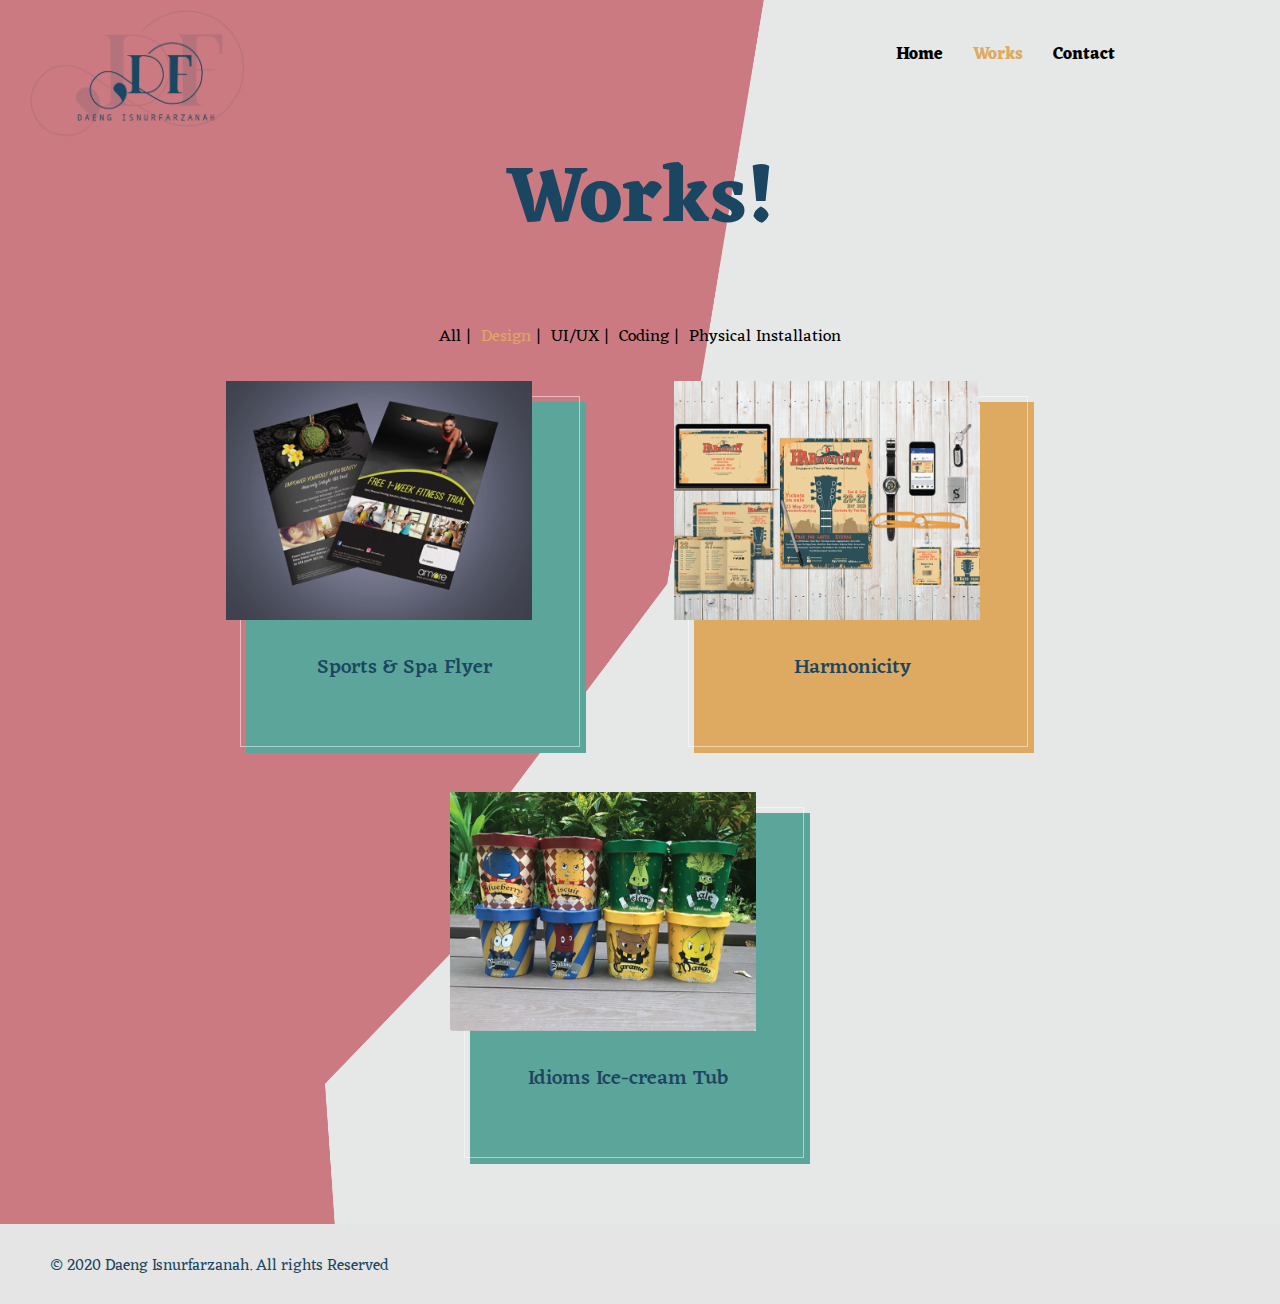
<file: Portfolio/work_design.html>
<html>
    
    <head>
        <meta charset="utf-8">
        
        <meta name="viewport" content="width=device-width, initial-scale=1, shrink-to-fit=no">
        
        <link rel="stylesheet" href="css/style.css" media="screen"/>
    </head>
    
    <body>
        
            <div class="work work7">
                
                <div class="work_top">
                    <div class="vr">
                        <img src="img/work7.png"/> 
                    </div>
                    
                    <div class="exit">
                        <img class="vr_close" src="img/close.png"/>
                    </div>
                    
                </div>
           
                <h1>Harmonicity</h1>
                
                <div class="work1_title">About this project:</div>
                
                <p>This is my music event collaterals. I decided to go for country music and feel. </p>
                
                <br>
                <p>Purpose of the project was to make all the necessary collaterals for a made up music event that my lecturer had given. Using our skills with typography, colours, design and layouts &amp; grids. It includes event poster, event pass, leaflet, facebbok banner &amp; website.</p>
              
                
                <div class="images">
                
                    <div class="image1">
                        <img src="img/harmonicity1.jpg"/>
                    </div>
                    
                    <div class="image2">
                        <img src="img/harmonicity2.jpg"/>
                    </div>
                    
                </div>
                
        
            </div>
        
            <div class="work work8">
                
                <div class="work_top">
                    <div class="vr">
                        <img src="img/work8.png"/> 
                    </div>
                    
                    <div class="exit">
                        <img class="vr_close" src="img/close.png"/>
                    </div>
                    
                </div>
                
                <h1>Sport &amp; Spa Flyer</h1>
                <p>This is the flyer that i did for my internship at Amore Fitness Company as a creative design. This is one of my proudest work because they printed out 500 pieces and distributed to the public. </p>
                <br>
                <p>Amore Fitness company is exclusive for ladies only. In my internship, i did some poster, banner, flyer and etc for the company. All the poster that i did, is mostly for promotions or special deal.</p>
                
               
                <div class="images">
                
                    <div class="image1">
                        <img src="img/poster1.jpg"/>
                    </div>
                    
                    <div class="image2">
                        <img src="img/poster2.jpg"/>
                    </div>
                    
                </div>
                
        
            </div>
        
            
        
            <div class="work work10">
                
                <div class="work_top">
                    <div class="vr">
                        <img src="img/work10.png"/> 
                    </div>
                    
                    <div class="exit">
                        <img class="vr_close" src="img/close.png"/>
                    </div>
                    
                </div>
        
                <h1>Idioms Ice-cream Tub</h1>
                <p>Designing ice cream tubs based on Harry Potter House Colours. Since my teams have 4 people, it will be perfect if each one of us take 1 house. Goal to make weird ice flavours sellable.</p>
                
                <div class="work1_title">My contribute for this project:</div>
                
                <p>I did the Ravenclaw house, which is blue color. I design the background for the tubs and also the name of the flavours. I also paste my work on the ice-cream tubs itself.</p>
                
                <div class="work1_title">Team members:</div>
                
                <p>Cheryl (Slytherin, green color)</p>
                <p>Esther (Hufflepuff, yellow color)</p>
                <p>Yong Quan (Gryffindor, red color)</p>
        
                
            
                <div class="images">
                
                    <div class="image1">
                        <img src="img/idioms1.jpg"/>
                    </div>
                    
                    <div class="image2">
                        <img src="img/idioms2.jpg"/>
                    </div>
                    
                </div>
                
                
            </div>
        
        
            
        <div class="maincontainer work_design">
            
            <img class="logo" src="img/logo.png" width="215px" height="132px"/>
            
            <div class="work_ani">
<!--            <div class="container_work">-->
        
            <nav class="nav">
                    <ul>
                        <li><a href="index.html">Home</a></li>
                        <li><a href="#"><span class="span">Works</span></a></li>
                        <li><a href="contact.html">Contact</a></li>
                    </ul>    
            
            </nav>
                
        <h2 class="title">Works!</h2>
                
                <nav class="work_nav">
                
                    <ul>
                        <li><a href="work.html">All |</a></li>
                        <li><a href="#"><span class="span">Design</span> |</a></li>
                        <li><a href="work_ui.html">UI/UX |</a></li>
                        <li><a href="work_coding.html">Coding |</a></li>
                        <li><a href="work_physical.html">Physical Installation</a></li>
                    </ul>
                
                </nav>
      
   
        <div class="card-column">

            <div class="card card-color-7">
              <div class="border"></div>
              <img src="img/work8.png" />
              <p>Sports &amp; Spa Flyer</p>
            </div> 
            
            <div class="card card-color-6">
              <div class="border"></div>
              <img src="img/work7.png"/>
              <p>Harmonicity</p>

            </div>        

        </div>
                
        
       
                </div> <!--- End of work_ani --->  
                
        <div class="card-column">

          
            <div class="card card-color-9">
              <div class="border"></div>
              <img src="img/work10.png" />
              <p>Idioms Ice-cream Tub</p>
            </div>   
             

        </div>
                

            
<!--
            <div class="top">
            
                <img src="img/top.png"/>
                
            </div>
-->

        
<!--            </div> - End of container_work --->
            
            
            <div class="footer">
            
                <p>&copy; 2020 Daeng Isnurfarzanah. All rights Reserved</p>
                
            </div>
        
        </div> <!--- End of maincontainer --->
        
        
        
        
        
        <script src="js/vendor/modernizr-3.6.0.min.js"></script>
  <script src="https://code.jquery.com/jquery-3.3.1.min.js" integrity="sha256-FgpCb/KJQlLNfOu91ta32o/NMZxltwRo8QtmkMRdAu8=" crossorigin="anonymous"></script>
  <script>window.jQuery || document.write('<script src="js/vendor/jquery-3.3.1.min.js"><\/script>')</script>
    <script src="js/vendor/TweenMax.min.js"></script>
  <script src="js/plugins.js"></script>
    <script src="https://hammerjs.github.io/dist/hammer.js"></script>
  <script src="js/main.js"></script>

  <!-- Google Analytics: change UA-XXXXX-Y to be your site's ID. -->
  <script>
    window.ga = function () { ga.q.push(arguments) }; ga.q = []; ga.l = +new Date;
    ga('create', 'UA-XXXXX-Y', 'auto'); ga('send', 'pageview')
  </script>
  <script src="https://www.google-analytics.com/analytics.js" async defer></script>
    
    </body>

<html>
</file>
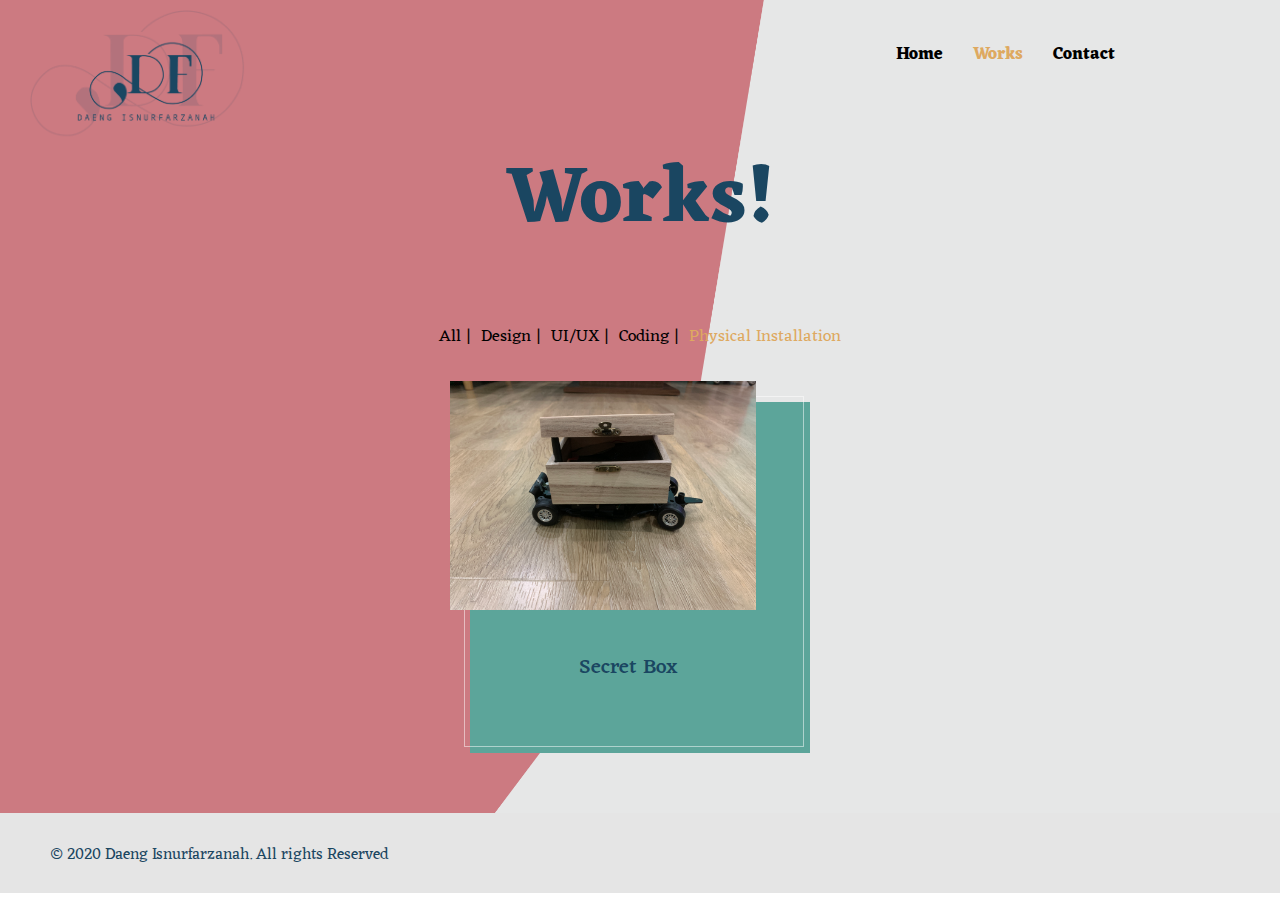
<file: Portfolio/work_physical.html>
<html>
    
    <head>
        <meta charset="utf-8">
        
        <meta name="viewport" content="width=device-width, initial-scale=1, shrink-to-fit=no">
        
        <link rel="stylesheet" href="css/style.css" media="screen"/>
    </head>
    
    <body>
            
        
        <div class="work work11">
                
                <div class="work_top">
                    <div class="vr">
                        <img src="img/Open%20box.JPG"/> 
                    </div>
                    
                    <div class="exit">
                        <img class="vr_close" src="img/close.png"/>
                    </div>
                    
                </div>
        
                <h1>Secret Box</h1>
                <p>Everyone has something that they want to hide or not let people touch it. So I
                created a secret box where only you can open it with a secret knock. By this,
                you can put whatever you want inside the box like; money, love letter and etc.
                And no one will be able to open it unless they know the secret knock.</p>
            
                <div class="work1_title">How does it works:</div>
            
                <p>To open it, you need to knock on the box with
                the correct secret knock. If you knock the wrong code, the box will move/ run
                away from you but if you knock the correct code, it will open up the box.</p>
    
                <div class="images">
                
                    <div class="image1">
                        <img src="img/secret1.jpg"/>
                    </div>
                    
                    <div class="image2">
                        <img src="img/secret2.jpg"/>
                    </div>
                    
                </div>
            
                <div class="live">
                    <a class="views" href="https://www.youtube.com/watch?v=wETMXQ9qCDQ" target="_blank">Youtube Link!</a>
                
                </div>
                
                
            </div>
            
        <div class="maincontainer work_physical">
            
            <img class="logo" src="img/logo.png" width="215px" height="132px"/>
            
            <div class="work_ani">
<!--            <div class="container_work">-->
        
            <nav class="nav">
                    <ul>
                        <li><a href="index.html">Home</a></li>
                        <li><a href="#"><span class="span">Works</span></a></li>
                        <li><a href="contact.html">Contact</a></li>
                    </ul>    
            
            </nav>
                    <h2 class="title">Works!</h2>
                
                <nav class="work_nav">
                
                    <ul>
                        <li><a href="work.html">All |</a></li>
                        <li><a href="work_design.html">Design |</a></li>
                        <li><a href="work_ui.html">UI/UX |</a></li>
                        <li><a href="work_coding.html">Coding |</a></li>
                        <li><a href="#"><span class="span">Physical Installation</span></a></li>
                    </ul>
                
                </nav>
      
                
                 <div class="card-column">

                    <div class="card card-color-11 work_card">
                      <div class="border"></div>
                      <img src="img/Open%20box.JPG"/>
                      <p>Secret Box</p>
                    </div>


                </div>
                
                
       
                </div> <!--- End of work_ani --->  
    

            
<!--
            <div class="top">
            
                <img src="img/top.png"/>
                
            </div>
-->

        
<!--            </div> - End of container_work --->
            
            
            <div class="footer">
            
                <p>&copy; 2020 Daeng Isnurfarzanah. All rights Reserved</p>
                
            </div>
        
        </div> <!--- End of maincontainer --->
        
        
        
        
        
        <script src="js/vendor/modernizr-3.6.0.min.js"></script>
  <script src="https://code.jquery.com/jquery-3.3.1.min.js" integrity="sha256-FgpCb/KJQlLNfOu91ta32o/NMZxltwRo8QtmkMRdAu8=" crossorigin="anonymous"></script>
  <script>window.jQuery || document.write('<script src="js/vendor/jquery-3.3.1.min.js"><\/script>')</script>
    <script src="js/vendor/TweenMax.min.js"></script>
  <script src="js/plugins.js"></script>
    <script src="https://hammerjs.github.io/dist/hammer.js"></script>
  <script src="js/main.js"></script>

  <!-- Google Analytics: change UA-XXXXX-Y to be your site's ID. -->
  <script>
    window.ga = function () { ga.q.push(arguments) }; ga.q = []; ga.l = +new Date;
    ga('create', 'UA-XXXXX-Y', 'auto'); ga('send', 'pageview')
  </script>
  <script src="https://www.google-analytics.com/analytics.js" async defer></script>
    
    </body>

<html>
</file>
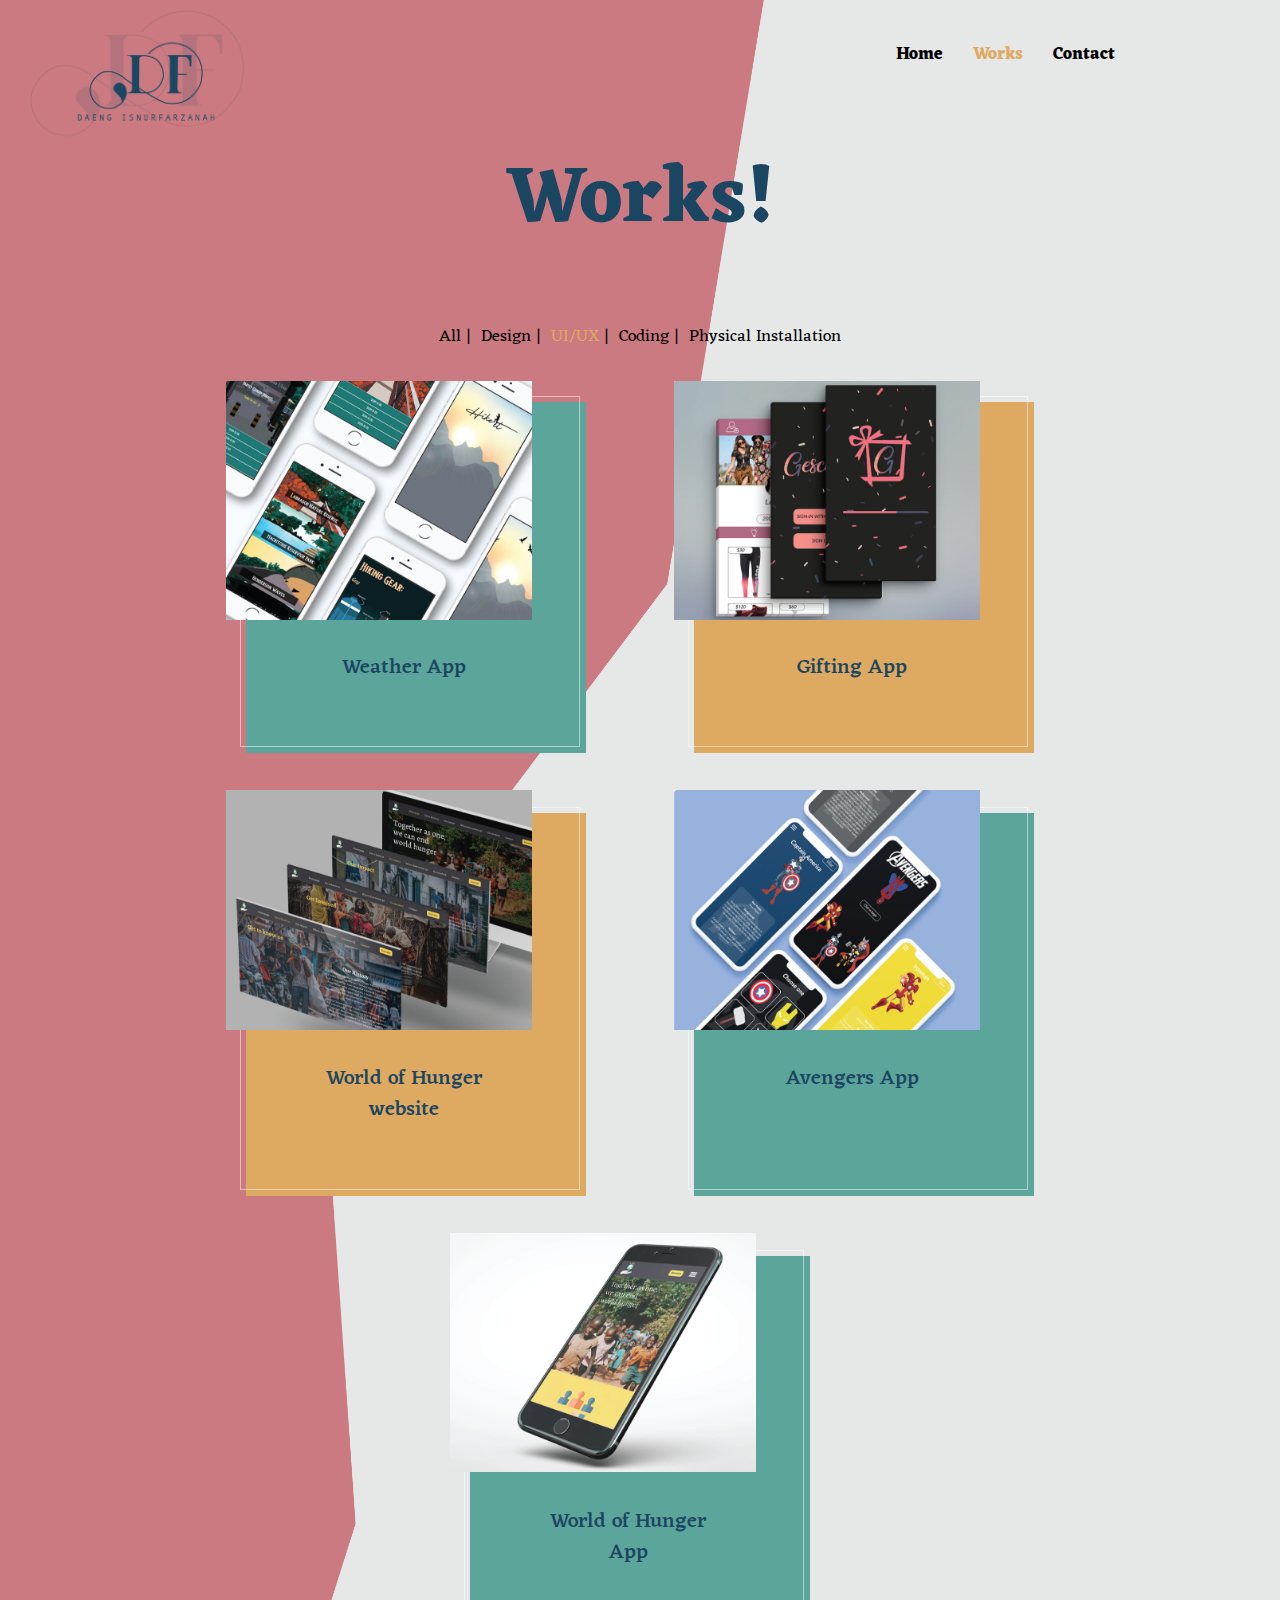
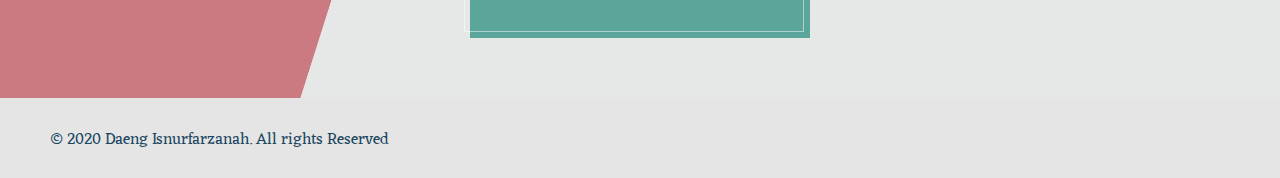
<file: Portfolio/work_ui.html>
<html>
    
    <head>
        <meta charset="utf-8">
        
        <meta name="viewport" content="width=device-width, initial-scale=1, shrink-to-fit=no">
        
        <link rel="stylesheet" href="css/style.css" media="screen"/>
    </head>
    
    <body>
            
            <div class="work work1">
                
                <div class="work_top">
                    <div class="vr">
                        <img src="img/vr_house.png"/> 
                    </div>
                    
                    <div class="exit">
                        <img class="vr_close" src="img/close.png"/>
                    </div>
                    
                </div>
                        
                <h1>QingMing VR Experience</h1>
                
                <div class="work1_title">About this project:</div>
                
                <p>Qingming is a festival in which Chinese pay homage to their deceased loved ones, it is sometimes also called Tomb Sweeping Day and this celebration is held annually. </p>
                <br>
                <p>This VR experience was created to educate young adults about the traditions and procedures of Qingming and also allowing young adults from other races and cultures to experience how Qingming is like. </p>
                <br>
                <p>User can expect to experience the future of Qingming where we can send digital memories to the deceased as an offering.</p>
                
                <div class="work1_title">My contribute for this project:</div>
                
                <p>I am the coder of this group. The software that i use to make all the scenes is unity. </p>
                
                <div class="work1_title">Team members:</div>
                
                <p>Irene (ui/ux and design)</p>
                <p>Adawiyyah (design)</p>
                <p>Chu ning (ui/ux)</p>
                
                
                <div class="images">
                
                    <div class="image1">
                        <img src="img/qm1.jpg"/>
                    </div>
                    
                    <div class="image2">
                        <img src="img/qm2.jpg"/>
                    </div>
                    
                </div>
                
                <div class="live">
                    <a class="views" href="https://www.youtube.com/watch?v=DFOMEZORqEI&feature=emb_title" target="_blank">Youtube Link!</a>
                
                </div>
                
                
                
            </div> <!--- End of work --->  
        
            <div class="work work2">
                
                <div class="work_top">
                    <div class="vr">
                        <img src="img/work2.jpg"/> 
                    </div>
                    
                    <div class="exit">
                        <img class="vr_close" src="img/close.png"/>
                    </div>
                    
                </div>
            
                <h1>Weather App</h1>
                
                <div class="work1_title">About this project:</div>
                
                <p>This app is for hiking enthusiast which allow them to check the weather before hand. Not only they can check the current weather but also 4 days after. They can plan which attire is suitable for different weather.</p>
                <br>
                <p>I use ajax method to detect the weather temperature for the places that i did. The software i use it Brackets or Adobe Dreamweaver.</p>
                
                
                <div class="images">
                
                    <div class="image1">
                        <img src="img/weather1.jpg"/>
                    </div>
                    
                    <div class="image2">
                        <img src="img/weather2.jpg"/>
                    </div>
                    
                </div>
                
                <div class="live">
                    <a class="view" href="http://daengfarzanah.com/hikingApp/" target="_blank">View live!</a>
                
                </div>
                
        
            </div>
        
            <div class="work work3">
                
                <div class="work_top">
                    <div class="vr">
                        <img src="img/work3.png"/> 
                    </div>
                    
                    <div class="exit">
                        <img class="vr_close" src="img/close.png"/>
                    </div>
                    
                </div>
                
                <h1>Avengers App</h1>
                
                <div class="work1_title">About this project:</div>
                
                
                <p>So for this assignment, we had to basically make a small interactive app using our Javascript coding skills. The topic was open so I chose avengers. </p>
                <br>
                <p>In this app it will tell you a little bit information of the character and villains in this movie. To make my app interactive, i animate certains things to interact more with the user. </p>
                
                <div class="images">
                
                    <div class="image1">
                        <img src="img/avengers1.jpg"/>
                    </div>
                    
                    <div class="image2">
                        <img src="img/avengers2.jpg"/>
                    </div>
                    
                </div>
                
                <div class="live">
                    <a class="view" href="http://daengfarzanah.com/avengers/" target="_blank">View live!</a>
                
                </div>
                
        
            </div>
        
            <div class="work work4">
                
                <div class="work_top">
                    <div class="vr">
                        <img src="img/work4.png"/> 
                    </div>
                    
                    <div class="exit">
                        <img class="vr_close" src="img/close.png"/>
                    </div>
                    
                </div>
        
                <h1>Gifting App</h1>
                
                <div class="work1_title">About this project:</div>
                
                <p>Geschenk is an app to help people who has trouble finding a perfect gifts for their friends or family.</p>
                <br>
                <p>In this app, it also allowed us to know what their loves ones want for occasions. eg. Birthday, Christmas, Anniversary and etc. </p>
                <br>
                <p>Geschenk means gift in german.</p>
                
                
                <div class="images">
                
                    <div class="image1">
                        <img src="img/gift1.jpg"/>
                    </div>
                    
                    <div class="image2">
                        <img src="img/gift2.jpg"/>
                    </div>
                    
                </div>
                

        
            </div>
        
            <div class="work work5">
                
                <div class="work_top">
                    <div class="vr">
                        <img src="img/work5.png"/> 
                    </div>
                    
                    <div class="exit">
                        <img class="vr_close" src="img/close.png"/>
                    </div>
                    
                </div>
          
                <h1>World of Hunger Website</h1>
                <p>For this module we were given a fictional (NPO), non-profit organisation brief, which we had to to design the User Interface. They were call Care For Hunger. </p>
                <br>
                <p>This project is to create awareness about world hunger. This is the website version. </p>
                
                <div class="images">
                
                    <div class="image1">
                        <img src="img/website1.jpg"/>
                    </div>
                    
                    <div class="image2">
                        <img src="img/website2.jpg"/>
                    </div>
                    
                </div>
                
        
            </div>
        
            <div class="work work6">
                
                <div class="work_top">
                    <div class="vr">
                        <img src="img/work6.png"/> 
                    </div>
                    
                    <div class="exit">
                        <img class="vr_close" src="img/close.png"/>
                    </div>
                    
                </div>
                
                <h1>World of Hunger App</h1>
                <p>For this module we were given a fictional (NPO), non-profit organisation brief, which we had to to design the User Interface. They were call Care For Hunger. </p>
                <br>
                <p>This project is to create awareness about world hunger. This is the mobile version. </p>
                
                
                
                <div class="images">
                
                    <div class="image1">
                        <img src="img/app1.jpg"/>
                    </div>
                    
                    <div class="image2">
                        <img src="img/app2.jpg"/>
                    </div>
                    
                </div>
                
                
        
            </div>
        
            <div class="work work7">
                
                <div class="work_top">
                    <div class="vr">
                        <img src="img/work7.png"/> 
                    </div>
                    
                    <div class="exit">
                        <img class="vr_close" src="img/close.png"/>
                    </div>
                    
                </div>
           
                <h1>Harmonicity</h1>
                
                <div class="work1_title">About this project:</div>
                
                <p>This is my music event collaterals. I decided to go for country music and feel. </p>
                
                <br>
                <p>Purpose of the project was to make all the necessary collaterals for a made up music event that my lecturer had given. Using our skills with typography, colours, design and layouts &amp; grids. It includes event poster, event pass, leaflet, facebbok banner &amp; website.</p>
              
                
                <div class="images">
                
                    <div class="image1">
                        <img src="img/harmonicity1.jpg"/>
                    </div>
                    
                    <div class="image2">
                        <img src="img/harmonicity2.jpg"/>
                    </div>
                    
                </div>
                
        
            </div>
        
            <div class="work work8">
                
                <div class="work_top">
                    <div class="vr">
                        <img src="img/work8.png"/> 
                    </div>
                    
                    <div class="exit">
                        <img class="vr_close" src="img/close.png"/>
                    </div>
                    
                </div>
                
                <h1>Sport &amp; Spa Flyer</h1>
                <p>This is the flyer that i did for my internship at Amore Fitness Company as a creative design. This is one of my proudest work because they printed out 500 pieces and distributed to the public. </p>
                <br>
                <p>Amore Fitness company is exclusive for ladies only. In my internship, i did some poster, banner, flyer and etc for the company. All the poster that i did, is mostly for promotions or special deal.</p>
                
               
                <div class="images">
                
                    <div class="image1">
                        <img src="img/poster1.jpg"/>
                    </div>
                    
                    <div class="image2">
                        <img src="img/poster2.jpg"/>
                    </div>
                    
                </div>
                
        
            </div>
        
            <div class="work work9">
                
                <div class="work_top">
                    <div class="vr">
                        <img src="img/work9.png"/> 
                    </div>
                    
                    <div class="exit">
                        <img class="vr_close" src="img/close.png"/>
                    </div>
                    
                </div>
            
                <h1>Royal Family Website</h1>
                
                <p>I chose to do Royal family dance group is because i admire their dances. I designed the mockup of the website with their color scheme which is pink and black. Not only the prototype, but i had code it out according to my brief and made it into a live site.</p>
                <br>
                <p>To code out the website i used brackets which is similar to Adobe Dreamweaver</p>
              
                
                <div class="images">
                
                    <div class="image1">
                        <img src="img/royal1.jpg"/>
                    </div>
                    
                    <div class="image2">
                        <img src="img/royal2.jpg"/>
                    </div>
                    
                </div>
                
                <div class="live">
                    <a class="view" href="http://daengfarzanah.com/danceGroup/" target="_blank">View live!</a>
                
                </div>
                
        
            </div>
        
            <div class="work work10">
                
                <div class="work_top">
                    <div class="vr">
                        <img src="img/work10.png"/> 
                    </div>
                    
                    <div class="exit">
                        <img class="vr_close" src="img/close.png"/>
                    </div>
                    
                </div>
        
                <h1>Idioms Ice-cream Tub</h1>
                <p>Designing ice cream tubs based on Harry Potter House Colours. Since my teams have 4 people, it will be perfect if each one of us take 1 house. Goal to make weird ice flavours sellable.</p>
                
                <div class="work1_title">My contribute for this project:</div>
                
                <p>I did the Ravenclaw house, which is blue color. I design the background for the tubs and also the name of the flavours. I also paste my work on the ice-cream tubs itself.</p>
                
                <div class="work1_title">Team members:</div>
                
                <p>Cheryl (Slytherin, green color)</p>
                <p>Esther (Hufflepuff, yellow color)</p>
                <p>Yong Quan (Gryffindor, red color)</p>
        
                
            
                <div class="images">
                
                    <div class="image1">
                        <img src="img/idioms1.jpg"/>
                    </div>
                    
                    <div class="image2">
                        <img src="img/idioms2.jpg"/>
                    </div>
                    
                </div>
                
                
            </div>
            
        <div class="maincontainer work_ui">
            
            
            <img class="logo" src="img/logo.png" width="215px" height="132px"/>
            
            <div class="work_ani">
<!--            <div class="container_work">-->
        
            <nav class="nav">
                    <ul>
                        <li><a href="index.html">Home</a></li>
                        <li><a href="#"><span class="span">Works</span></a></li>
                        <li><a href="contact.html">Contact</a></li>
                    </ul>    
            
            </nav>
                
        <h2 class="title">Works!</h2>
                
                <nav class="work_nav">
                
                    <ul>
                        <li><a href="work.html">All |</a></li>
                        <li><a href="work_design.html">Design |</a></li>
                        <li><a href="#"><span class="span">UI/UX</span> |</a></li>
                        <li><a href="work_coding.html">Coding |</a></li>
                        <li><a href="work_physical.html">Physical Installation</a></li>
                    </ul>
                
                </nav>
      
        <div class="card-column">
            
            <div class="card card-color-1">
              <div class="border"></div>
              <img src="img/work2.jpg" />
              <p>Weather App</p>
            </div>
            
            <div class="card card-color-3">
              <div class="border"></div>
              <img src="img/work4.png"/>
              <p>Gifting App</p>
            </div>

        </div>
       
                </div> <!--- End of work_ani --->  
        
                
        <div class="card-column">
  
            <div class="card card-color-4 ui_card">
              <div class="border"></div>
              <img src="img/work5.png"/>
              <p>World of Hunger<br> website</p>

            </div>
            
            
            <div class="card card-color-2 ui_card2">
              <div class="border"></div>
              <img src="img/work3.png"/>
              <p>Avengers App</p>

            </div>
            

        </div>
                
        <div class="card-column">

            <div class="card card-color-5">
              <div class="border"></div>
              <img src="img/work6.png" />
              <p>World of Hunger <br> App</p>
            </div>         

        </div>
                
                

            
<!--
            <div class="top">
            
                <img src="img/top.png"/>
                
            </div>
-->

        
<!--            </div> - End of container_work --->
            
            
            <div class="footer">
            
                <p>&copy; 2020 Daeng Isnurfarzanah. All rights Reserved</p>
                
            </div>
        
        </div> <!--- End of maincontainer --->
        
        
        
        
        
        <script src="js/vendor/modernizr-3.6.0.min.js"></script>
  <script src="https://code.jquery.com/jquery-3.3.1.min.js" integrity="sha256-FgpCb/KJQlLNfOu91ta32o/NMZxltwRo8QtmkMRdAu8=" crossorigin="anonymous"></script>
  <script>window.jQuery || document.write('<script src="js/vendor/jquery-3.3.1.min.js"><\/script>')</script>
    <script src="js/vendor/TweenMax.min.js"></script>
  <script src="js/plugins.js"></script>
    <script src="https://hammerjs.github.io/dist/hammer.js"></script>
  <script src="js/main.js"></script>

  <!-- Google Analytics: change UA-XXXXX-Y to be your site's ID. -->
  <script>
    window.ga = function () { ga.q.push(arguments) }; ga.q = []; ga.l = +new Date;
    ga('create', 'UA-XXXXX-Y', 'auto'); ga('send', 'pageview')
  </script>
  <script src="https://www.google-analytics.com/analytics.js" async defer></script>
    
    </body>

<html>
</file>
<file: Portfolio/css/style.css>
*, :before, :after {
    box-sizing: border-box;
	padding: 0;
	margin: 0;
}

@font-face {
    font-family: myFirstFont;
    src: url(../fonts/Eczar-Medium.ttf);
}

@font-face {
    font-family: mySecFont;
    src: url(../fonts/Eczar-Regular.ttf);
}

@font-face {
    font-family: myThirdFont;
    src: url(../fonts/Eczar-Bold.ttf);
}

@font-face {
    font-family: myForthFont;
    src: url(../fonts/Adeghio_Dafont.ttf);
}

/*
.container_home, .container_contact{
    animation: animate 3s ease;
}
*/
	

@keyframes animate {
    10%{
        transform: scale(1, 0.002);
    }
		
    35%{
        transform: scale(0.2, 0.002);
		opacity: 1;
    }
		
    50%{
        transform: scale(0.2, 0.002);
		opacity: 0;
    }
		
    85%{
        transform: scale(1, 0.002);
		opacity: 1;
    }
		
    100%{
        transform: scale(1, 1);
    }
		
}	


.fadeIn {
    z-index: 100;
}



/*************** Home Page *****************/

.container_home {
    background-image: url(../img/home_bg-01.png);
    background-size: cover;
/*    width: 100%;*/
    height: 670px;
}

.nav ul
{
    list-style-type: none;
    display: flex;
    justify-content: flex-end;
    margin-right: 150px;

}

.nav li
{
    padding: 10px;
    margin-top: 30px;
}

.nav a
{
    padding: 5px;
    color: black;
/*    color: #599A96;*/
    text-decoration: none;
    font-family: myThirdFont;
    font-size: 17px;
    font-weight: 500;
}

.logo{
    position: absolute;
    margin-left: 30px;
    margin-top: 10px;
}

 @keyframes sway {   
      0% { transform: skew(-10deg) rotateX(5deg)}
      50% { transform: skew(10deg) rotateX(-5deg)}
      100% { transform: skew(-10deg) rotateX(5deg)}
      
  }

@keyframes zoom {
    0% { transform: scale(0)}
    100% { transform: scale(1)}
}

.home_top {
    display: flex;
    flex-wrap: wrap;
}

.hire, .name {
    width: 50%;
}

.headline {
    padding-top: 13%;
   font-size: 100px;
/*    font-family: "Eczar";*/
    font-family: myFirstFont;
    color: #1A4661;
    text-align: center;
/*    animation: sway 3s infinite;*/
    animation: zoom 3s infinite;
    position: relative;
}

.myName {
    margin-top: -3%;
    font-size: 90px;
/*    font-family: "Eczar";*/
    font-family: myFirstFont;
    color: #1A4661;
    text-align: center;
}

.button {
  border-radius: 10px;
  border: none;
  color: #FFFFFF;
  cursor: pointer;
  display: inline-block;
  font-family: mySecFont;
  font-size: 30px;
  padding: 20px 50px;
  text-align: center;
  text-decoration: none;
  animation: glowing 1000ms infinite;
    margin-top: 230px;
    margin-left: 280px;
}


@keyframes glowing {
  0% { background-color: #CB7A81; box-shadow: 0 0 3px #CB7A81; }
  50% { background-color: #DD9099; box-shadow: 0 0 40px #DD9099; }
  100% { background-color: #CB7A81; box-shadow: 0 0 3px #CB7A81; }
}

.span {
/*    color: #CB7A81;*/
/*    color: #1A4661;*/
    color: #DEA960;
    font-weight: 500;
}

.top
{
    margin-left: 49%;
    margin-top: 100px;
}




.container_about {
    background-color: #E5E5E5;
    background-size: cover;
    height: 900px;
}

.aboutMe
{
    display: flex;
    flex-wrap: wrap;
}

.leftSide
{
    width: 50%;
}

.rightSide
{
    width: 50%;
}

.circle
{
    margin-top: 90px;
    margin-left: 50px;
    position: absolute;
}

.hello
{
    position: absolute;
    z-index: 3;
    font-family: myForthFont;
    font-size: 5em;
    color: #1A4661;
    margin-left: 170px;
    margin-top: 150px;
}

.leftSide p
{
    color: #1A4661;
    position: absolute;
    z-index: 3;
    font-size: 1.2em;
    font-family: mySecFont;
}

.pTop
{
    margin-left: 150px;
    margin-top: 260px;
    line-height: 1.5;
}

.pBelow
{
    margin-left: 150px;
    margin-top: 370px;
    line-height: 1.5;
}

@keyframes slide-in
{
    0%{transform: translateX(-700px);}
    50%{transform: translateX(-700px);}
    60%{transform: translateX(100px);}
    80%{transform: translateX(10px);}
    100%{transform: translateX(0px);}
}

.profile
{
    margin-left: 150px;
    margin-top: 70px;
     width: 100%;
    max-width: 400px;
    height: auto;
    position: absolute;
    z-index: 4;
}

.bg
{
    background-color: #CB7A81;
    width: 404px;
    height: 546px;
    position: relative;
    margin-left: 170px;
    margin-top: 90px;
}

.testimonial h1 {
    font-family: myFirstFont;
    font-size: 2.5em;
    margin-left: 150px;
    color: #1A4661;
/*    color: #CB7A81;*/
}

.testimonial {
    width: 70%;
    margin-top: 20px;
}

.test {
    margin-left: 150px;
    font-family: mySecFont;
    font-size: 1em;
    color: #1A4661;
}

.intern {
    color: #CB7A81;
    margin-left: 150px;
}





.specialised {
    background-color: #1A4661;
    background-size: cover;
    height: 650px;
}

.specialised h1 {
    text-align: center;
    padding-top: 40px;
    font-family: myThirdFont;
    color: #CB7A81;
    font-size: 60px;
}

.context {
    display: flex;
    flex-wrap: wrap;
    margin-left: 15%;
    margin-top: 5%;
}

.code, .special{
    width: 30%;
}

.code p {
   text-align: center;
    color: white;
    padding-top: 15px;
    font-size: 1.5em;
    margin-right: 100px;
    font-family: mySecFont;
}

.code h2
{
    font-family: mySecFont;
    color: #CB7A81;
    font-size: 1.7em;
}


.design {
    margin-left: 55px;
}

.design p {
    text-align: center;
    color: white;
    padding-top: 20px;
    font-size: 1.5em;
    padding-left: 50px;
    font-family: mySecFont;
}

.design h2
{
    font-family: mySecFont;
    color: #CB7A81;
    font-size: 1.7em;
}


.footer {
    background-color: #E5E5E5;
/*    background-color: black;*/
    width: 100%;
    height: 80px;
}

.footer p {
    padding-top: 30px;
    margin-left: 50px;
    color: #1A4661;
    font-family: mySecFont;
}


.view, .views {
  border-radius: 10px;
  border: none;
  color: #FFFFFF;
  cursor: pointer;
  display: inline-block;
  font-family: mySecFont;
  font-size: 20px;
  padding: 10px 20px;
  text-align: center;
  text-decoration: none;
  animation: glowing 1000ms infinite;
    margin-top: 50px;
    margin-left: 100px;
    cursor: pointer;
}




/*************** Works Page *****************/


.container_work {
    background-image: url(../img/work_bg-01.png);
    background-size: cover;
    height: 3000px;
}

.work_design {
    background-image: url(../img/work_bg-01.png);
    background-size: cover;
    height: 1300px;
}

.work_ui {
    background-image: url(../img/work_bg-01.png);
    background-size: cover;
    height: 1700px;
}

.work_coding {
    background-image: url(../img/work_bg-01.png);
    background-size: cover;
    height: 1300px;
}

.work_physical {
    background-image: url(../img/work_bg-01.png);
    background-size: cover;
    height: 850px;
}

.title {
    font-size: 5em;
    text-align: center;
    color: #1A4661;
    font-family: myThirdFont;
/*    margin-left: 37%;*/
    padding-top: 50px;
    padding-bottom: 50px;
}


p {
  line-height: 1.5;
}

.work_nav ul
{
    list-style-type: none;
    display: flex;
    margin-bottom: 50px;
    text-align: center;
    justify-content: center;

}

.work_nav a
{
    padding: 5px;
    color: black;
/*    color: #599A96;*/
    text-decoration: none;
    font-family: mySecFont;
    font-size: 17px;
    font-weight: 500;
}

.work1, .work4, .work5, .work8, .work9, .work12 {
    background-color: #DEA960;
}

.work2, .work3, .work6, .work7, .work10, .work11 {
    background-color: #5CA59A;
}


.work {
    padding-bottom: 20px;
    display: none;
}

.port{
/*    margin-left: 250px;*/
    margin-left: 20%;
    padding-top: 50px;
}

.work_top {
    display: flex;
    flex-wrap: wrap;
}

.vr, port {
    width: 80%;
}

.vr img
{
    margin-left: 10%;
    padding-top: 70px;
    width: 100%;
/*    max-width: 400px;*/
    height: auto;
}

.port img {
    margin-left: 20%;
    padding-top: 70px;
}

.exit {
    width: 20%;
}

.vr_close {
    width: 25px;
    height: 25px;
    justify-content: flex-end;
    cursor: pointer;
    margin-top: 30%;
    margin-left: 50%;
}

.close {
    width: 25px;
    height: 25px;
    justify-content: flex-end;
    margin-bottom: 570px;
    margin-left: 30px;
    cursor: pointer;
}

.images {
    display: flex;
    flex-wrap: wrap;
    margin-top: 50px;
}

.image1, .image2 {
    width: 50%;
    margin: auto;
}

.image1 img {
    width: 100%;
    max-width: 570px;
    height: auto;
    margin-left: 40px;
}

.image2 img {
    width: 100%;
    max-width: 570px;
    height: auto;
    margin-left: 50px;
}




/********* work 1 ***********/
.work {
    margin: 0 auto;
}


.work p {
    width: 70%;
    margin: 0 auto;
/*    padding-top: 20px;*/
    font-family: mySecFont;
}

.work h1 {
    text-align: center;
    padding-top: 20px;
    color: #1A4661;
    padding-bottom: 30px;
}

.work1_title {
    font-size: 1.5em;
    color: #1A4661;
    padding-top: 50px;
    font-family: myFirstFont;
    margin-left: 15%;
    padding-bottom: 20px;
    
}


/********* work 2 ***********/



/* Cards */
.card-column {
  box-sizing: border-box;
    display: flex;
    flex-wrap: wrap;
    width: 70%;
    padding-bottom: 60px;
    margin: 0 auto;
}


.card {
  width: 50%;
  max-width: 340px;
  margin-left: auto;
  margin-right: auto;
  position: relative;
  color: #fff;
  cursor: pointer;
/*  margin-bottom: 60px;*/
   
}

.border {
  position: absolute;
  width: 100%;
  height: 100%;
  padding: 6px;
  border: 1px solid #fff;
  opacity: 0.5;
  left: -6px;
  top: -6px;
}

.card p {
  position: relative;
  padding: 220px 0px 70px 10px;
  width: 90%;
    margin-top: 30px;
    color: #1A4661;
    font-family: myFirstFont;
    font-size: 1.3em;
    text-align: center;
}

.card > img {
  width: 90%;
  position: absolute;
  top: -6%;
  left: -6%;
}

.card-color-0, .card-color-4, .card-color-6, .card-color-8, .card-color-10 {
  background-color: #DEA960;
/*    margin-left: 250px;*/
/*    margin-left: 20%;*/
}

.card-color-1, .card-color-5, .card-color-7, .card-color-9 , .card-color-11{
  background-color: #5CA59A;
/*    margin-left: -50px;*/
/*    margin-left: -5%;*/
}

.card-color-2 {
    background-color: #5CA59A;
/*    margin-left: 20%;*/
}

.card-color-3 {
    background-color: #DEA960;
/*    margin-left: -5%;*/
}




/*************** Contact Page *****************/

.container_contact {
    background-image: url(../img/contact_bg.jpg);
    background-size: cover;
    height: 650px;
    
/*    width: 100%;*/
}

.container_contact h1 {
    font-size: 9em;
    color: #CB7A81;
    font-family: myForthFont;
    font-weight: lighter;
    margin-left: 5%;
    line-height: 1.1;
}

.container_contact p {
    color: white;
    font-size: 1.2em;
    font-family: mySecFont;
    margin-left: 5%;
    margin-top: 3%;
}

.contact {
    display: flex;
    flex-wrap: wrap;
}

.know_me {
    margin-top: 100px;
    margin-left: 30px;
}

.know_me, face_social {
    width: 50%;
}

.face_social {
    margin-left: 15%;
}


.social {
    display: flex;
    flex-wrap: wrap;
    justify-content: space-between;
}


.behance, .email, .linkedin
{
 
  animation: bounce 0.5s infinite alternate;
    width: 30%;
    width: 80px;
    height: 80px;
    cursor: pointer;
    margin-top: 10%;
}

@keyframes bounce 
{
      from {
        transform: translateY(0px);
      }
      to {
        transform: translateY(-15px);
      }
    
}











/* 
** Media Queries
*/


/*************** tablet view ******************/
@media only screen and (max-width: 1024px) {
    
    /********** homepage ***********/
   
    .nav a {
/*        color: white;*/
    }
    
    .name {
        margin-top: 100px;
    }
    
    .headline {
        font-size: 5em;
    }
    
    .myName {
        font-size: 4em;
    }
    
    .hire {
        margin-top: -60px;
        margin-left: -30px;
    }
    
    .top {
        margin-top: 80px;
    }
    
    .leftSide img {
        width: 170px;
        height: 170px;
    }
    
    .leftSide h2 {
        font-size: 4em;
    }
    
    
    .leftSide p {
        font-size: 1.2em;
    }
    
    .pTop {
        margin-top: 230px;
    }
    
    .pBelow {
        margin-top: 350px;
    }
    
    .rightSide img {
        width: 320px;
        height: 446px;
        margin-left: 100px;
    }
    
    .bg {
        width: 320px;
        height: 446px;
        margin-left: 120px;
    }
    
    .code h2
    {
        margin-left: -40px;
    }
    
    .design {
/*        margin-right: 50px;*/
    }

    
    
    /********** work page ***********/
  
    
    .card-color-1, .card-color-3, .card-color-5, .card-color-6, .card-color-9, .card-color-10 {
/*        margin-top: 40px;*/
        margin-right: -3%;
    }

    .image1 img {
        max-width: 470px;
        margin-left: 20px;
    }

    .image2 img {
        max-width: 470px;
        margin-left: 20px;
    }
    

    
}



/*************** tablet view ******************/


@media only screen and (max-width: 768px) {
    
    .nav ul {
        margin-right: 12%;
    }
    
    
    .name{
        width: 100%;
        order: 1;
        margin-top: 20px;
    }
    
    .hire {
        order: 2;
        width: 100%;
        margin-top: -170px;
        margin-left: -120px;
    }
    
    .button {
        padding: 15px 35px;
    }
    
    .myName {
        color: white;
        font-size: 2.5em;
    }
    
    .headline {
        font-size: 4.5em;
        color: white;
    } 
    
    .top img {
        width: 40px;
        height: 38px;
    }
    
    .leftSide img {
        width: 150px;
        height: 150px;
        margin-left: 10px;
    }
    
    
    .leftSide h2 {
        font-size: 3.4em;
        margin-left: 15%;
        margin-top: 17%;
/*
        margin-top: 25%;
        margin-left: 25%;
*/
    }
    
    .leftSide p {
        font-size: 0.95em;
    }
    
    .pTop {
        margin-left: 13%;
        margin-top: 27%;
    }
    
    .pBelow {
        margin-left: 13%;
        margin-top: 38%;
    }
    
    .rightSide img {
        margin-left: 30px;
    }
    
    .bg {
        margin-left: 50px;
    }
    
    .testimonial {
        width: 80%;
        margin-left: -100px;
        
    }
    
    .testimonial h1 {
        font-size: 2em;
    }
    
    .specialised h1 {
        font-size: 3em;
    }
    
    .code, .special {
        width: 25%;
    }
    
    
    .code h2 {
        font-size: 1.3em;
    }
    
    .specialised {
        height: 500px;
    }
    
    .special img {
        width: 200px;
        height: 200px;
        margin-top: 30px;
        margin-left: 25px;
    }
    
    .design h2 {
        font-size: 1.3em;
    }
    
    
    
        /********** work page ***********/

    .container_work {
        height: auto;
    }
    
    
    .card p {
        padding-top: 160px;
    }
    
    .image1 {
        margin-left: -20px;
    }
    
    .image2 {
        margin-right: 20px;
    }
    
    
    
    
    
    /********** contact page ***********/
    
    .container_contact {
        background-color: #1A4661;
        height: 800px;
    }
    
    .know_me {
        width: 50%;
    }
    
    .face_social {
        width: 30%;
    }
    
    .face img {
        margin-left: -100px;
    }
    
    .know_me {
        margin-top: 100px;
    }
    
    .know_me h1 {
        font-size: 5em;
        margin-left: 50px;
    }
    
    .know_me p {
        margin-left: 50px;
    }
    
    
    .social {
        margin-top: 70px;
        margin-left: -30px;
    }
    
    .behance, .email, .linkedin {
        width: 70px;
        height: 70px;
    }
    
}














/*************** mobile view ******************/

@media screen and (max-width: 500px) {
    
    .logo {
        width: 150px;
        height: 90px;
        margin-left: 10px;
    }
    
    .nav ul{
        margin-right: 4%;
    }
    
    .hire, .name {
        width: 100%;
    }
    
    .hire {
        order: 2;
        margin-top: -25%;
        margin-left: -23%;
    }
    
    .name {
        order: 1;
        margin-top: 20%;
        margin-left: 40%;
    }
    
  .myName {
        color: white;
        font-size: 2.5em;
    }
    
    .headline {
        font-size: 4.5em;
        color: white;
    } 
    
    .top {
        margin-top: 70px;
    }
    
    .top img {
        width: 40px;
        height: 38px;
    }
    
    .button {
        padding: 15px 35px;
        font-size: 1.4em;
        margin-left: 55%;
        margin-top: 190px;
    }
    
    .container_about {
        height: 1300px;
      
    }
    
    .leftSide {
        width: 100%;
        order: 2;
    }
    
    .leftSide img {
        width: 150px;
        height: 150px;
        margin-left: 10px;
    }
    
    .leftSide h2 {
        font-size: 3.4em;
        margin-top: 25%;
        margin-left: 25%;
    }
    
    .leftSide p {
        font-size: 0.95em;
    }
    
    .pTop {
        margin-left: 20%;
        margin-top: 40%;
    }
    
    .pBelow {
        margin-left: 20%;
        margin-top: 57%;
    }
    
    .rightSide {
        width: 100%;
        order: 1;
    }
    
    .rightSide img {
        margin-left: 70px;
    }
    
    .bg {
        margin-left: 90px;
    }
    
    
    .specialised {
        height: 1020px;
    }
    
    .specialised h1 {
        font-size: 3em;
    }
    
    .code, .special {
        width: 100%;
    }
    
    .code h2 {
        text-align: center;
    }
    
    .code p {
/*        margin-left: 50px;*/
        margin-right: 60px;
    }
    
    .testimonial {
/*        width: 80%;*/
        margin-top: 400px;
        margin-left: -100px;
        
    }
    
    .testimonial h1 {
        font-size: 2em;
    }
    
    .testimonial p {
        width: 100%;
    }
    
    .special {
        margin-top: 70px;
        margin-left: 60px;
    }
    
    .special img {
        width: 250px;
        height: 250px;
    }
    
    .design {
        margin-top: 20px;
        margin-left: 45px;
    }
    
    .design p {
        margin-left: -20px;
    }
    
    .footer p {
        font-size: 0.9em;
        margin-left: 20px;
    }
    
    
    /********** work page ***********/
    
    .container_work {
        background-color: #CB7A81;
/*        height: 4800px;*/
        height: auto;
    }
    
    .work_nav a {
        font-size: 0.9em;
    }
    
    .work_design, .work_ui, .work_coding {
/*        height: 2000px;*/
        height: auto;
    }
    
    .ui_card, .code_card, .work_card {
        order: 2;
        margin-top: 40px;
    }
    
    .ui_card2, .code_card2, .work_card2 {
        order: 1;
    }
    
    .card {
        width: 100%;
    }
    
    .card p {
        padding-top: 200px;
    }
    
    .card-color-1, .card-color-3, .card-color-5, .card-color-6, .card-color-9, .card-color-10 {
        margin-top: 40px;
    }
    
    .image1, .image2 {
        width: 100%;
        margin-left: -5px;
    }
    
    .image2 {
        margin-top: 40px;
    }
    
    .view {
        margin-left: 190px;
    }
    
    .views {
        margin-left: 170px;
    }
    
    /********** contact page ***********/
    
    .container_contact {
        background-color: #1A4661;
        height: 1130px;
    }
    
    .know_me, .face_social {
        width: 100%;
    }
    
    .know_me {
        margin-top: 500px;
    }
    
    .know_me h1 {
        font-size: 6em;
        margin-left: 60px;
    }
    
    .know_me p {
        text-align: center;
        margin-left: -90px;
    }
    
    .face img {
        margin-top: -730px;
        margin-left: 30px;
    }
    
    .social {
        margin-top: 70px;
        margin-right: 60px;
    }
    
    .behance, .email, .linkedin {
        width: 70px;
        height: 70px;
    }
    
}










/*************** mobile view ******************/


@media screen and (max-width: 480px) {
    
    
    .logo {
        width: 120px;
        height: 70px;
        margin-left: 10px;
    }
    
    .nav a {
/*        color: #599A96;*/
    }
    
    .nav ul{
        margin-right: 1%;
    }
    
    .hire, .name {
        width: 100%;
    }
    
    .hire {
        order: 2;
        margin-top: -35%;
        margin-left: -15%;
    }
    
    .name {
        order: 1;
        margin-top: 30%;
        margin-left: 40%;
    }
    
  .myName {
        color: white;
        font-size: 2em;
    }
    
    .headline {
        font-size: 4em;
        color: white;
    } 
    
    .top {
        margin-top: 70px;
    }
    
    .top img {
        width: 40px;
        height: 38px;
    }
    
    .button {
        padding: 15px 35px;
        font-size: 1.4em;
        margin-left: 55%;
        margin-top: 190px;
    }
    
    .container_about {
        height: 1300px;
      
    }
    
    .leftSide {
        width: 100%;
        order: 2;
    }
    
    .leftSide img {
        width: 150px;
        height: 150px;
        margin-left: 10px;
    }
    
    .leftSide h2 {
        font-size: 3.4em;
        margin-top: 35%;
        margin-left: 27%;
    }
    
    .leftSide p {
        font-size: 0.95em;
    }
    
    .pTop {
        margin-left: 20%;
        margin-top: 50%;
    }
    
    .pBelow {
        margin-left: 20%;
        margin-top: 72%;
    }
    
    .rightSide {
        width: 100%;
        order: 1;
    }
    
    .rightSide img {
        margin-left: 20px;
    }
    
    .bg {
        margin-left: 40px;
    }
    
    
    .specialised {
        height: 1020px;
    }
    
    .specialised h1 {
        font-size: 3em;
    }
    
    .code, .special {
        width: 100%;
    }
    
    .code h2 {
        text-align: center;
    }
    
    .code p {
/*        margin-left: 50px;*/
        margin-right: 50px;
    }
    
    .testimonial {
/*        width: 80%;*/
        margin-top: 400px;
        margin-left: -100px;
        
    }
    
    .testimonial h1 {
        font-size: 2em;
    }
    
    .testimonial p {
        width: 100%;
        margin-left: 150px;
    }
    
    .special {
        margin-top: 70px;
        margin-left: 40px;
    }
    
    .special img {
        width: 250px;
        height: 250px;
        margin-left: -0px;
    }
    
    .design {
        margin-top: 20px;
        margin-left: 30px;
    }
    
    .design p {
        margin-left: -40px;
    }
    
    .footer p {
        font-size: 0.9em;
        margin-left: 20px;
    }
    
    
    /********** work page ***********/
    
    .container_work {
        background-color: #CB7A81;
/*        height: 4800px;*/
        height: auto;
    }
    
    .work_nav a {
        font-size: 0.9em;
    }
    
    .work_design, .work_ui, .work_coding {
/*        height: 2000px;*/
        height: auto;
    }
    
    .ui_card, .code_card, .work_card {
        order: 2;
        margin-top: 40px;
    }
    
    .ui_card2, .code_card2, .work_card2 {
        order: 1;
    }
    
    .card {
        width: 100%;
    }
    
    .card p {
        padding-top: 180px;
    }
    
    .card-color-1, .card-color-3, .card-color-5, .card-color-6, .card-color-9, .card-color-10 {
        margin-top: 40px;
    }
    
    .image1, .image2 {
        width: 100%;
        margin-left: -20px;
    }
    
    .image2 {
        margin-top: 40px;
    }
    
    .view {
        margin-left: 130px;
    }
    
    .views {
        margin-left: 100px;
    }
    
    /********** contact page ***********/
    
    .container_contact {
        background-color: #1A4661;
        height: 1130px;
    }
    
    .know_me, .face_social {
        width: 100%;
    }
    
    .know_me {
        margin-top: 500px;
    }
    
    .know_me h1 {
        font-size: 6em;
        margin-left: 40px;
    }
    
    .know_me p {
        text-align: center;
        margin-left: -20px;
    }
    
    .face img {
        margin-top: -730px;
        margin-left: -20px;
    }
    
    .social {
        margin-top: 70px;
        margin-right: 10px;
    }
    
    .behance, .email, .linkedin {
        width: 70px;
        height: 70px;
    }
   
}
</file>
